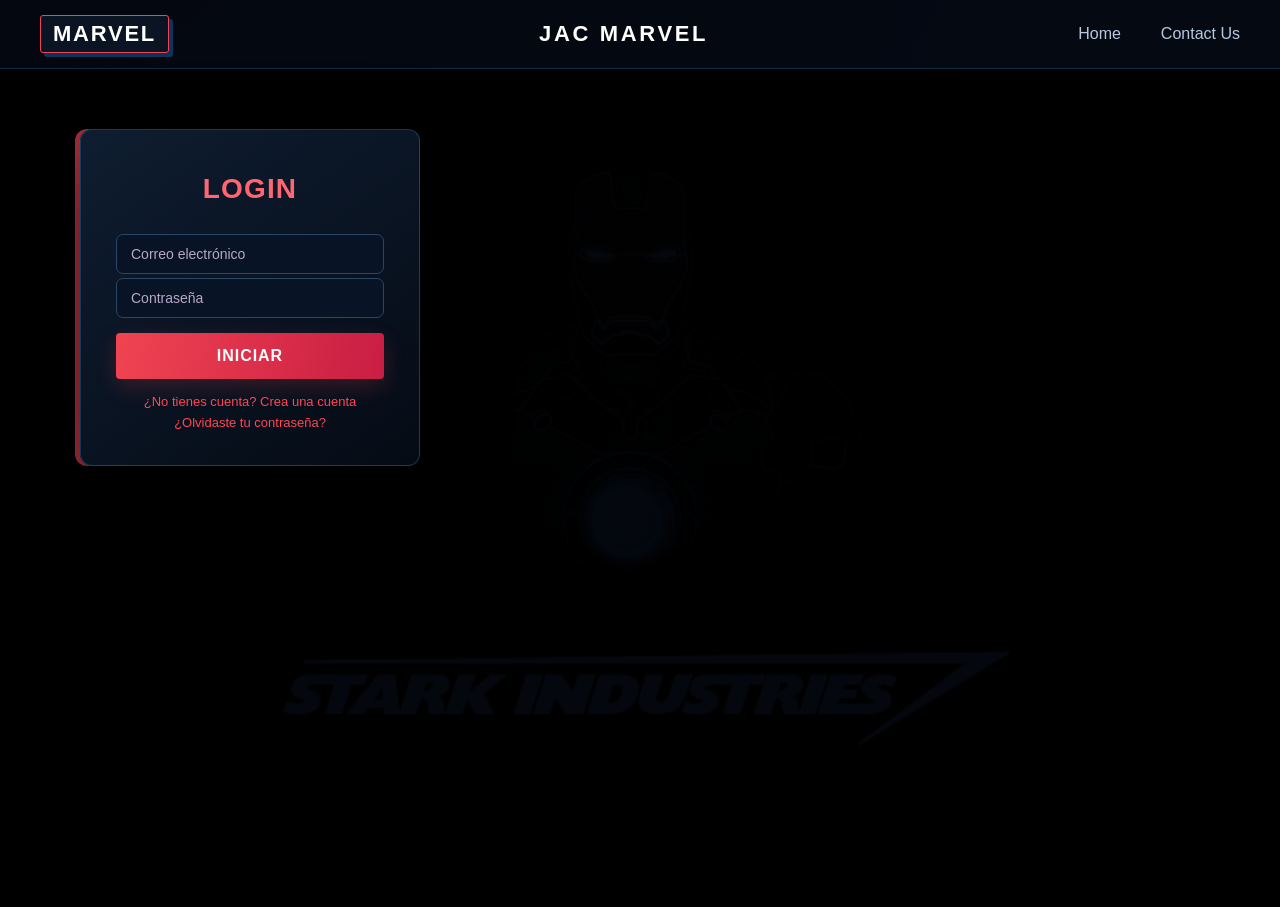
<file: index.html>
<!DOCTYPE html>
<html lang="es">
<head>
  <meta charset="UTF-8">
  <meta name="viewport" content="width=device-width, initial-scale=1">
  <title>Marvel Login</title>
  <link rel="stylesheet" href="css/estilos.css">
</head>
<body>

  <div class="barra-auth">
    <a class="logo" href="home.html">MARVEL</a>
    <div class="titulo-centro">JAC MARVEL</div>
    <div class="enlaces"><a href="home.html">Home</a><a href="#">Contact Us</a></div>
  </div>

  <div class="pantalla-login" style="background-image: linear-gradient(rgba(0,0,0,0.55), rgba(0,0,0,0.55)), url('img/fondo_login.jpg');">
    <form class="caja-auth" id="formLogin">
      <h2>Login</h2>
      <input type="email" id="correo" placeholder="Correo electrónico" required>
      <input type="password" id="clave" placeholder="Contraseña" required>
      <button class="boton-rojo" type="submit">Iniciar</button>
      <div class="enlaces-caja">
        <a href="registro.html">¿No tienes cuenta? Crea una cuenta</a>
        <a href="recuperar.html">¿Olvidaste tu contraseña?</a>
      </div>
    </form>
  </div>

  <script src="js/comun.js"></script>
  <script>
    // Lleva a cada tipo de usuario a su página
    function irSegunRol(rol) {
      if (rol === "admin" || rol === "admin-content" || rol === "admin-sales") {
        location.href = "admin.html";
      } else {
        location.href = "inicio.html";
      }
    }

    function iniciarSesion(correo, clave) {
      // 1. Primero buscamos entre los administradores
      for (let i = 0; i < administradores.length; i++) {
        const admin = administradores[i];
        if (admin.correo === correo) {
          if (admin.clave !== clave) {
            alert("Contraseña incorrecta");
            return;
          }
          guardar("sesion", { rol: admin.rol, usuario: { nombre: correo.split("@")[0], correo: correo } });
          irSegunRol(admin.rol);
          return;
        }
      }

      // 2. Si no es administrador, buscamos entre los usuarios registrados
      const usuario = leer("usuarios", {})[correo];
      if (!usuario) {
        alert("Usuario no encontrado");
        return;
      }
      if (usuario.clave !== clave) {
        alert("Contraseña incorrecta");
        return;
      }
      guardar("sesion", { rol: "user", usuario: usuario });
      irSegunRol("user");
    }

    document.getElementById("formLogin").addEventListener("submit", function (evento) {
      evento.preventDefault(); // evita que la página se recargue
      iniciarSesion(document.getElementById("correo").value.trim(), document.getElementById("clave").value);
    });
  </script>
</body>
</html>
</file>
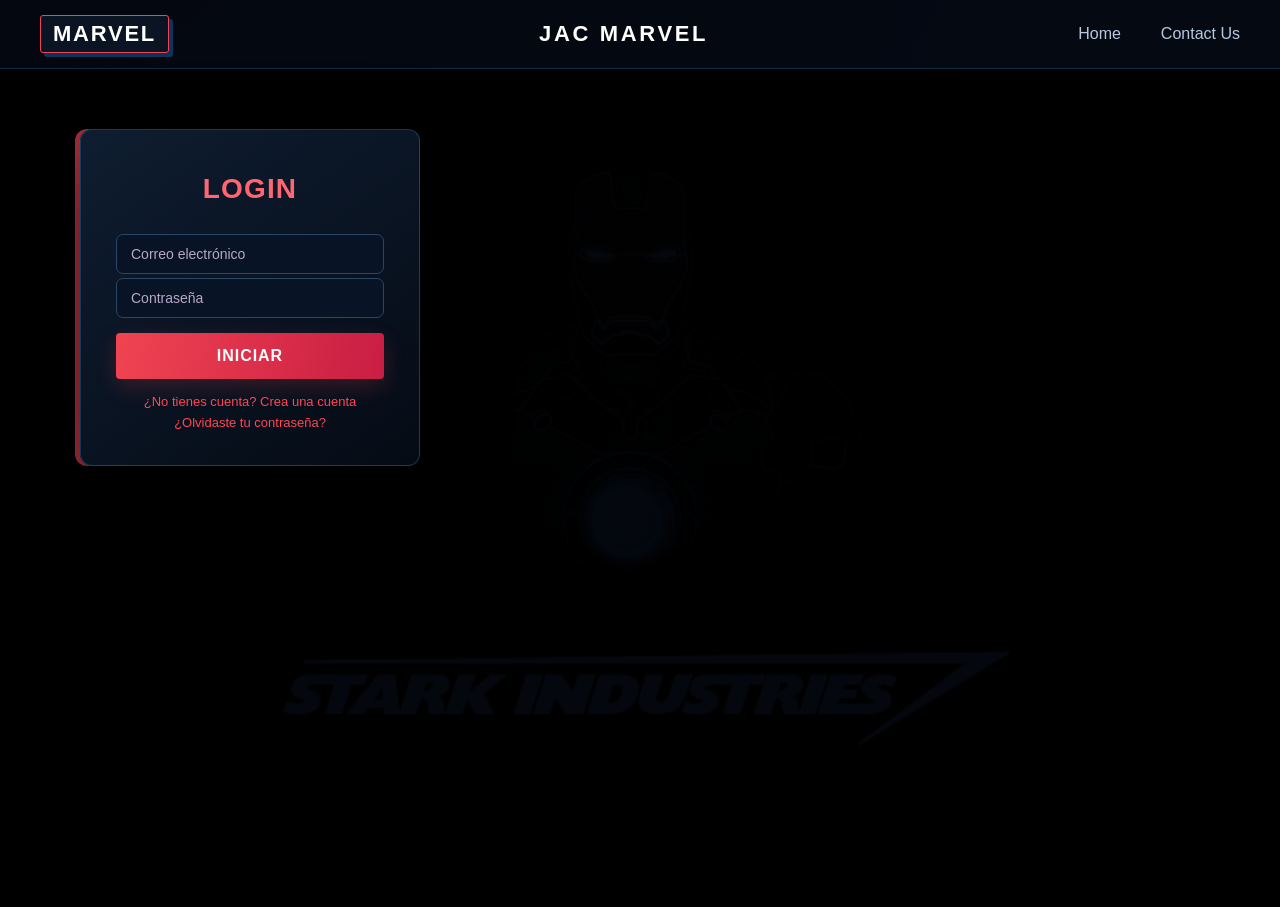
<file: admin.html>
<!DOCTYPE html>
<html lang="es">
<head>
  <meta charset="UTF-8">
  <meta name="viewport" content="width=device-width, initial-scale=1">
  <title>Administración - Marvel</title>
  <link rel="stylesheet" href="css/estilos.css">
</head>
<body>
  <div id="menu"></div>

  <div class="contenido">
    <h1>Panel de administración <small class="gris" id="tipoAdmin"></small></h1>

    <!-- SECCIÓN 1: usuarios y contenido (admin y admin-content) -->
    <div id="seccionContenido">
      <h2>Usuarios</h2>
      <form class="tarjeta fila" id="formUsuario">
        <input type="text" id="nuevoNombre" placeholder="Nombre" required style="flex: 1;">
        <input type="email" id="nuevoCorreo" placeholder="Correo" required style="flex: 1;">
        <input type="text" id="nuevaClave" placeholder="Contraseña" required style="flex: 1;">
        <button class="boton-rojo" type="submit">Crear usuario</button>
      </form>
      <div id="tablaUsuarios"></div>

      <h2>Contenido</h2>
      <label>Tipo de contenido
        <select id="tipoContenido" onchange="dibujarContenido()">
          <option value="ucm">Cronología UCM</option>
          <option value="personajes">Personajes</option>
          <option value="juegos">Juegos</option>
          <option value="tienda">Tienda</option>
        </select>
      </label>
      <form class="tarjeta fila" id="formContenido">
        <input type="text" id="textoContenido" placeholder="Nuevo elemento" required style="flex: 1;">
        <button class="boton-rojo" type="submit">Agregar</button>
      </form>
      <div id="listaContenido"></div>

      <h2>Orden del catálogo</h2>
      <div class="fila">
        <select id="catalogo" style="width: 220px;">
          <option>Popular</option>
          <option>Recientes</option>
          <option>Recomendados</option>
        </select>
        <button class="boton-rojo" onclick="guardarCatalogo()">Guardar</button>
      </div>
    </div>

    <!-- SECCIÓN 2: ventas y suscripciones (admin y admin-sales) -->
    <div id="seccionVentas">
      <h2>Ventas</h2>
      <div class="estadisticas" id="estadisticas"></div>
      <div class="tabla-scroll" id="tablaVentas"></div>

      <h2>Suscripciones</h2>
      <div class="tabla-scroll" id="tablaSuscripciones"></div>
    </div>
  </div>

  <!-- Ventana emergente: detalle de una venta -->
  <div class="fondo-modal oculto" id="modalVenta" onclick="cerrarVenta()">
    <div class="ventana" onclick="event.stopPropagation()">
      <div id="detalleVenta"></div>
      <br>
      <button onclick="cerrarVenta()">Cerrar</button>
    </div>
  </div>

  <script src="js/comun.js"></script>
  <script>
    const sesion = exigirSesion();
    cargarMenu("admin.html");

    // Solo entran los administradores
    if (sesion.rol === "user") {
      alert("Acceso denegado");
      location.href = "inicio.html";
    }
    document.getElementById("tipoAdmin").textContent = "(" + sesion.rol + ")";

    // Según el rol mostramos u ocultamos cada sección
    if (sesion.rol === "admin-sales") {
      document.getElementById("seccionContenido").style.display = "none";
    }
    if (sesion.rol === "admin-content") {
      document.getElementById("seccionVentas").style.display = "none";
    }

    const estadosVenta = ["pendiente", "completada", "cancelada"];
    const estadosSuscripcion = ["activa", "cancelada", "vencida"];

    // Pone la primera letra en mayúscula (pendiente -> Pendiente)
    function mayuscula(texto) {
      return texto.charAt(0).toUpperCase() + texto.slice(1);
    }

    // Crea un <select> con los estados posibles. Al cambiarlo llama a "funcion"
    function crearSelectorEstado(opciones, estadoActual, funcion, id) {
      let html = '<select onchange="' + funcion + "('" + id + "', this.value)\">";
      for (let i = 0; i < opciones.length; i++) {
        let seleccionada = "";
        if (opciones[i] === estadoActual) {
          seleccionada = "selected";
        }
        html += '<option value="' + opciones[i] + '" ' + seleccionada + ">" + mayuscula(opciones[i]) + "</option>";
      }
      return html + "</select>";
    }

    // =============== USUARIOS ===============
    function dibujarUsuarios() {
      const usuarios = leer("usuarios", {});
      const correos = Object.keys(usuarios);
      if (correos.length === 0) {
        document.getElementById("tablaUsuarios").innerHTML = '<p class="gris">No hay usuarios registrados.</p>';
        return;
      }
      let html = "<table><tr><th>Nombre</th><th>Correo</th><th></th></tr>";
      for (let i = 0; i < correos.length; i++) {
        const u = usuarios[correos[i]];
        html += "<tr>";
        html += "<td>" + escapar(u.nombre) + "</td>";
        html += "<td>" + escapar(u.correo) + "</td>";
        html += '<td><button onclick="eliminarUsuario(' + i + ')">Eliminar</button></td>';
        html += "</tr>";
      }
      document.getElementById("tablaUsuarios").innerHTML = html + "</table>";
    }

    document.getElementById("formUsuario").addEventListener("submit", function (evento) {
      evento.preventDefault();
      const nombre = document.getElementById("nuevoNombre").value.trim();
      const correo = document.getElementById("nuevoCorreo").value.trim();
      const clave = document.getElementById("nuevaClave").value;
      const usuarios = leer("usuarios", {});

      if (usuarios[correo]) {
        alert("Ese correo ya existe");
        return;
      }
      usuarios[correo] = { nombre: nombre, correo: correo, clave: clave };
      guardar("usuarios", usuarios);
      document.getElementById("formUsuario").reset();
      dibujarUsuarios();
    });

    function eliminarUsuario(posicion) {
      const usuarios = leer("usuarios", {});
      const correo = Object.keys(usuarios)[posicion];
      if (confirm("¿Eliminar al usuario " + correo + "?")) {
        delete usuarios[correo];
        guardar("usuarios", usuarios);
        dibujarUsuarios();
      }
    }

    // =============== CONTENIDO ===============
    // Cada tipo de contenido se guarda en su propia lista: contenido_ucm, contenido_juegos...
    function claveContenido() {
      return "contenido_" + document.getElementById("tipoContenido").value;
    }

    function dibujarContenido() {
      const lista = leer(claveContenido(), []);
      let html = "";
      for (let i = 0; i < lista.length; i++) {
        html += '<div class="tarjeta">' + escapar(lista[i]);
        html += ' <button style="float: right;" onclick="eliminarContenido(' + i + ')">Eliminar</button></div>';
      }
      if (html === "") {
        html = '<p class="gris">Sin elementos.</p>';
      }
      document.getElementById("listaContenido").innerHTML = html;
    }

    document.getElementById("formContenido").addEventListener("submit", function (evento) {
      evento.preventDefault();
      const lista = leer(claveContenido(), []);
      lista.push(document.getElementById("textoContenido").value.trim());
      guardar(claveContenido(), lista);
      document.getElementById("formContenido").reset();
      dibujarContenido();
    });

    function eliminarContenido(posicion) {
      const lista = leer(claveContenido(), []);
      lista.splice(posicion, 1);
      guardar(claveContenido(), lista);
      dibujarContenido();
    }

    function guardarCatalogo() {
      guardar("catalogo", document.getElementById("catalogo").value);
      alert("Catálogo guardado");
    }

    // =============== VENTAS ===============
    function dibujarEstadisticas() {
      const ventas = leer("ventas", []);
      const suscripciones = leer("suscripciones", []);
      let ingresos = 0;
      let pendientes = 0;
      let activas = 0;
      for (let i = 0; i < ventas.length; i++) {
        if (ventas[i].estado === "completada") {
          ingresos += ventas[i].total;
        }
        if (ventas[i].estado === "pendiente") {
          pendientes++;
        }
      }
      for (let i = 0; i < suscripciones.length; i++) {
        if (suscripciones[i].estado === "activa") {
          activas++;
        }
      }
      document.getElementById("estadisticas").innerHTML =
        '<div class="tarjeta"><b>' + dinero(ingresos) + '</b>Ingresos (completadas)</div>' +
        '<div class="tarjeta"><b>' + ventas.length + '</b>Ventas</div>' +
        '<div class="tarjeta"><b>' + pendientes + '</b>Pendientes</div>' +
        '<div class="tarjeta"><b>' + activas + '</b>Suscripciones activas</div>';
    }

    function dibujarVentas() {
      const ventas = leer("ventas", []);
      let html = "<table><tr><th>ID</th><th>Cliente</th><th>Total</th><th>Fecha</th><th>Estado</th><th></th></tr>";
      for (let i = 0; i < ventas.length; i++) {
        const v = ventas[i];
        html += "<tr>";
        html += "<td>" + v.id + "</td>";
        html += "<td>" + escapar(v.cliente) + "<br><small class='gris'>" + escapar(v.correo) + "</small></td>";
        html += "<td>" + dinero(v.total) + "</td>";
        html += "<td>" + v.fecha + "</td>";
        html += "<td>" + crearSelectorEstado(estadosVenta, v.estado, "cambiarEstadoVenta", v.id) + "</td>";
        html += '<td><button onclick="verVenta(\'' + v.id + '\')">Detalle</button> ';
        html += '<button onclick="eliminarVenta(\'' + v.id + '\')">Eliminar</button></td>';
        html += "</tr>";
      }
      document.getElementById("tablaVentas").innerHTML = html + "</table>";
    }

    function cambiarEstadoVenta(id, estadoNuevo) {
      const ventas = leer("ventas", []);
      for (let i = 0; i < ventas.length; i++) {
        if (ventas[i].id === id) {
          ventas[i].estado = estadoNuevo;
        }
      }
      guardar("ventas", ventas);
      dibujarTodoVentas();
    }

    function eliminarVenta(id) {
      if (!confirm("¿Eliminar esta venta?")) {
        return;
      }
      const ventas = leer("ventas", []).filter(function (v) { return v.id !== id; });
      guardar("ventas", ventas);
      dibujarTodoVentas();
    }

    function verVenta(id) {
      const venta = buscarPorId(leer("ventas", []), id);
      let html = "<h2>Venta " + venta.id + "</h2>";
      html += "<p>" + escapar(venta.cliente) + " · " + escapar(venta.correo) + "<br>" + venta.fecha + " · " + mayuscula(venta.estado) + "</p>";
      for (let i = 0; i < venta.productos.length; i++) {
        const p = venta.productos[i];
        html += "<p>" + p.nombre + " ×" + p.cantidad + " — " + dinero(p.precio * p.cantidad) + "</p>";
      }
      html += "<b>Total: " + dinero(venta.total) + "</b>";
      document.getElementById("detalleVenta").innerHTML = html;
      document.getElementById("modalVenta").classList.remove("oculto");
    }

    function cerrarVenta() {
      document.getElementById("modalVenta").classList.add("oculto");
    }

    // =============== SUSCRIPCIONES ===============
    function dibujarSuscripciones() {
      const suscripciones = leer("suscripciones", []);
      let html = "<table><tr><th>ID</th><th>Usuario</th><th>Plan</th><th>Precio</th><th>Inicio</th><th>Estado</th><th></th></tr>";
      for (let i = 0; i < suscripciones.length; i++) {
        const s = suscripciones[i];
        html += "<tr>";
        html += "<td>" + s.id + "</td>";
        html += "<td>" + escapar(s.usuario) + "<br><small class='gris'>" + escapar(s.correo) + "</small></td>";
        html += "<td>" + s.plan + "</td>";
        html += "<td>" + dinero(s.precio) + "</td>";
        html += "<td>" + s.inicio + "</td>";
        html += "<td>" + crearSelectorEstado(estadosSuscripcion, s.estado, "cambiarEstadoSuscripcion", s.id) + "</td>";
        html += '<td><button onclick="eliminarSuscripcion(\'' + s.id + '\')">Eliminar</button></td>';
        html += "</tr>";
      }
      document.getElementById("tablaSuscripciones").innerHTML = html + "</table>";
    }

    function cambiarEstadoSuscripcion(id, estadoNuevo) {
      const suscripciones = leer("suscripciones", []);
      for (let i = 0; i < suscripciones.length; i++) {
        if (suscripciones[i].id === id) {
          suscripciones[i].estado = estadoNuevo;
        }
      }
      guardar("suscripciones", suscripciones);
      dibujarTodoVentas();
    }

    function eliminarSuscripcion(id) {
      if (!confirm("¿Eliminar esta suscripción?")) {
        return;
      }
      const suscripciones = leer("suscripciones", []).filter(function (s) { return s.id !== id; });
      guardar("suscripciones", suscripciones);
      dibujarTodoVentas();
    }

    // Vuelve a dibujar las tres partes de la sección de ventas
    function dibujarTodoVentas() {
      dibujarEstadisticas();
      dibujarVentas();
      dibujarSuscripciones();
    }

    // =============== AL ABRIR LA PÁGINA ===============
    document.getElementById("catalogo").value = leer("catalogo", "Popular");
    dibujarUsuarios();
    dibujarContenido();
    dibujarTodoVentas();
  </script>
</body>
</html>
</file>
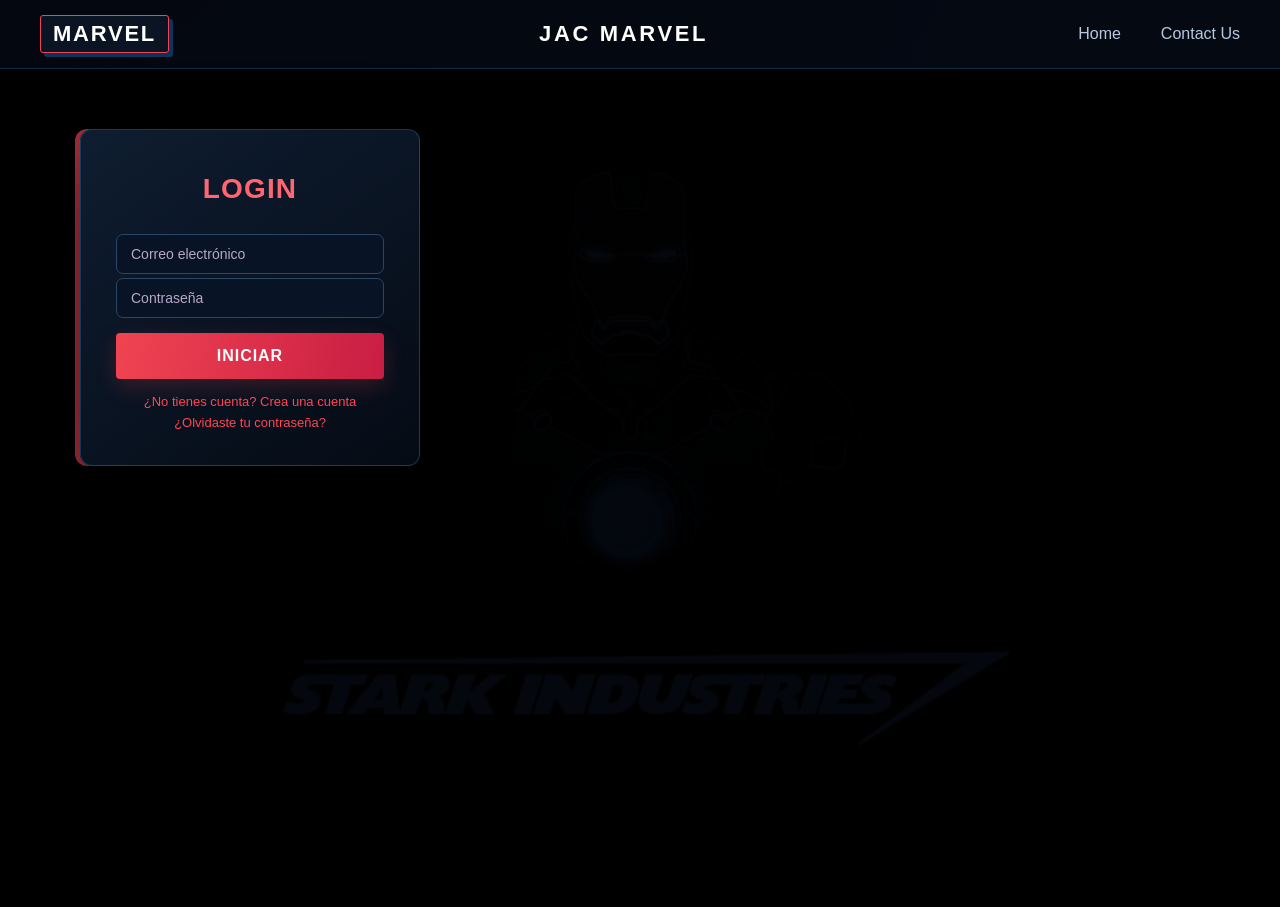
<file: carrito.html>
<!DOCTYPE html>
<html lang="es">
<head>
  <meta charset="UTF-8">
  <meta name="viewport" content="width=device-width, initial-scale=1">
  <title>Carrito - Marvel</title>
  <link rel="stylesheet" href="css/estilos.css">
</head>
<body>
  <div id="menu"></div>

  <div class="contenido">
    <h1>Carrito</h1>
    <p class="gris" id="carritoVacio" style="display:none;">Tu carrito está vacío. <a href="tienda.html"><u>Ir a la tienda</u></a></p>

    <div class="fila" id="zonaCarrito">
      <div style="flex: 2; min-width: 280px;">
        <div id="listaCarrito"></div>
        <button onclick="vaciarCarrito()">Vaciar carrito</button>
      </div>
      <div class="tarjeta" style="flex: 1; min-width: 240px;">
        <h3>Resumen</h3>
        <p>Total: <span class="precio" id="total"></span></p>
        <button class="boton-rojo" style="width: 100%;" onclick="abrirPago()">Continuar con el pago</button>
      </div>
    </div>
  </div>

  <!-- Ventana emergente del pago -->
  <div class="fondo-modal oculto" id="modalPago">
    <form class="ventana" id="formPago">
      <h2>Método de pago</h2>
      <label>Número de tarjeta <input type="text" id="numero" inputmode="numeric" maxlength="19" required></label>
      <label>Vencimiento (MM/AA) <input type="text" id="vencimiento" placeholder="MM/AA" maxlength="5" required></label>
      <label>Titular <input type="text" id="titular" required></label>
      <label>Emisor
        <select id="emisor">
          <option>Visa</option>
          <option>Mastercard</option>
          <option>American Express</option>
        </select>
      </label>
      <label>CVV <input type="password" id="cvv" inputmode="numeric" maxlength="4" required></label>
      <button class="boton-rojo" type="submit">Confirmar pago</button>
      <button type="button" onclick="cerrarPago()">Cancelar</button>
    </form>
  </div>

  <script src="js/datos.js"></script>
  <script src="js/comun.js"></script>
  <script>
    exigirSesion();

    // Dibuja los productos del carrito y calcula el total
    function dibujarCarrito() {
      cargarMenu("carrito.html");
      const carrito = leer("carrito", []);

      if (carrito.length === 0) {
        document.getElementById("zonaCarrito").style.display = "none";
        document.getElementById("carritoVacio").style.display = "block";
        return;
      }

      let html = "";
      let total = 0;
      for (let i = 0; i < carrito.length; i++) {
        const producto = buscarPorId(productos, carrito[i].id);
        const cantidad = carrito[i].cantidad;
        const subtotal = producto.precio * cantidad;
        total += subtotal;

        // El botón "+" se apaga cuando ya llegamos al stock
        let apagarMas = "";
        if (cantidad >= stockDisponible(producto)) {
          apagarMas = "disabled";
        }

        html += '<div class="tarjeta producto-carrito">';
        html += '  <img src="' + producto.imagen + '" alt="">';
        html += '  <div style="flex: 1;">';
        html += '    <h4>' + producto.nombre + '</h4>';
        html += '    <p>' + dinero(producto.precio) + '</p>';
        html += '    <button onclick="restar(' + producto.id + ')">−</button> ';
        html += '    <b>' + cantidad + '</b> ';
        html += '    <button onclick="sumar(' + producto.id + ')" ' + apagarMas + '>+</button> ';
        html += '    <button onclick="quitar(' + producto.id + ')">Eliminar</button>';
        html += '  </div>';
        html += '  <b>' + dinero(subtotal) + '</b>';
        html += '</div>';
      }
      document.getElementById("listaCarrito").innerHTML = html;
      document.getElementById("total").textContent = dinero(total);
    }

    function sumar(id) {
      const carrito = leer("carrito", []);
      const producto = buscarPorId(productos, id);
      for (let i = 0; i < carrito.length; i++) {
        if (carrito[i].id === id && carrito[i].cantidad < stockDisponible(producto)) {
          carrito[i].cantidad++;
        }
      }
      guardar("carrito", carrito);
      dibujarCarrito();
    }

    function restar(id) {
      let carrito = leer("carrito", []);
      for (let i = 0; i < carrito.length; i++) {
        if (carrito[i].id === id) {
          carrito[i].cantidad--;
        }
      }
      // Quitamos los productos que quedaron en 0
      carrito = carrito.filter(function (item) { return item.cantidad > 0; });
      guardar("carrito", carrito);
      dibujarCarrito();
    }

    function quitar(id) {
      let carrito = leer("carrito", []);
      carrito = carrito.filter(function (item) { return item.id !== id; });
      guardar("carrito", carrito);
      dibujarCarrito();
    }

    function vaciarCarrito() {
      if (confirm("¿Vaciar el carrito?")) {
        guardar("carrito", []);
        dibujarCarrito();
      }
    }

    function abrirPago() {
      document.getElementById("modalPago").classList.remove("oculto");
    }

    function cerrarPago() {
      document.getElementById("modalPago").classList.add("oculto");
    }

    // Cuando el usuario confirma el pago
    document.getElementById("formPago").addEventListener("submit", function (evento) {
      evento.preventDefault();
      const numero = document.getElementById("numero").value;
      const vencimiento = document.getElementById("vencimiento").value;
      const cvv = document.getElementById("cvv").value;

      if (!tarjetaValida(numero, vencimiento, cvv)) {
        return;
      }

      const carrito = leer("carrito", []);
      const vendidos = leer("vendidos", {});
      const sesion = obtenerSesion();
      const lineas = [];
      let total = 0;

      // Recorremos el carrito: sumamos lo vendido (baja el stock) y armamos el detalle de la venta
      for (let i = 0; i < carrito.length; i++) {
        const producto = buscarPorId(productos, carrito[i].id);
        const cantidad = carrito[i].cantidad;
        vendidos[producto.id] = (vendidos[producto.id] || 0) + cantidad;
        lineas.push({ nombre: producto.nombre, cantidad: cantidad, precio: producto.precio });
        total += producto.precio * cantidad;
      }

      // Guardamos la venta (OJO: nunca se guarda el número de la tarjeta)
      const ventas = leer("ventas", []);
      ventas.push({
        id: "V" + Date.now(),
        cliente: sesion.usuario.nombre || sesion.usuario.correo,
        correo: sesion.usuario.correo,
        productos: lineas,
        total: Number(total.toFixed(2)),
        fecha: fechaHoy(),
        estado: "pendiente"
      });
      guardar("ventas", ventas);
      guardar("vendidos", vendidos);
      guardar("carrito", []);

      alert("¡Compra realizada! Tu pedido llegará en 5 a 7 días hábiles.");
      location.href = "inicio.html";
    });

    dibujarCarrito();
  </script>
</body>
</html>
</file>
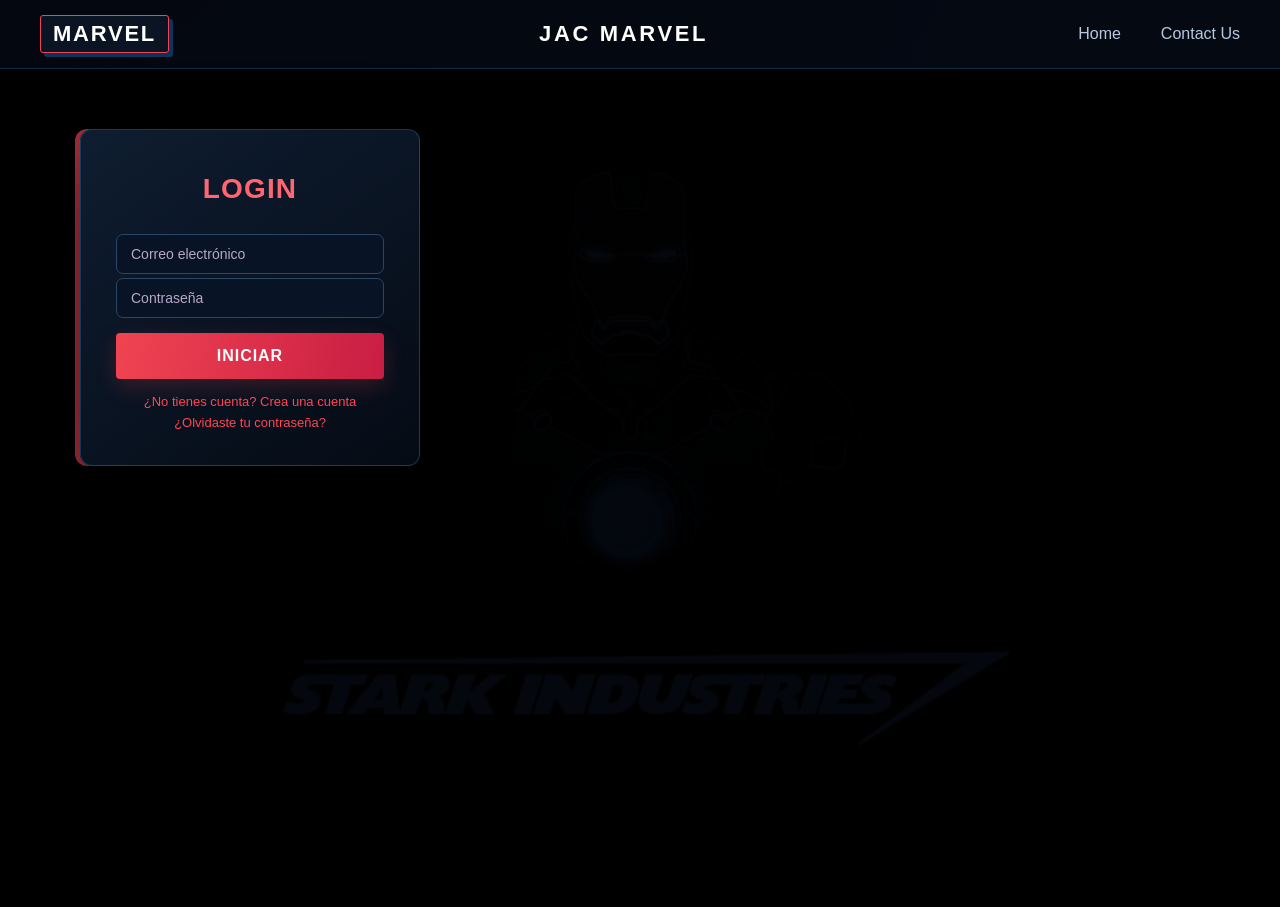
<file: comic.html>
<!DOCTYPE html>
<html lang="es">
<head>
  <meta charset="UTF-8">
  <meta name="viewport" content="width=device-width, initial-scale=1">
  <title>Información del Cómic</title>
  <link rel="stylesheet" href="css/estilos.css">
</head>
<body style="background:#111;">
  <div id="menu"></div>

  <div class="detalle" id="detalleComic">
    <div><img class="portada" id="portada" src="" alt=""></div>
    <div class="info">
      <h1 id="titulo"></h1>
      <h3>Año</h3>
      <p id="anio"></p>
      <h3>Autor</h3>
      <p id="autor"></p>
      <h3>Descripción</h3>
      <p id="sinopsis"></p>
      <h3>Personajes principales</h3>
      <p id="personajesComic"></p>
      <p><a class="boton-rojo" href="inicio.html">Volver</a></p>
    </div>
  </div>

  <p class="detalle" id="noEncontrado" style="display:none;">Cómic no encontrado. <a href="inicio.html"><u>Volver</u></a></p>

  <script src="js/datos.js"></script>
  <script src="js/comun.js"></script>
  <script>
    exigirSesion();
    cargarMenu("inicio.html");

    // Buscamos el cómic con el id que viene en la dirección (comic.html?id=2)
    const comic = buscarPorId(comics, leerIdDeLaUrl());

    if (comic === null) {
      document.getElementById("detalleComic").style.display = "none";
      document.getElementById("noEncontrado").style.display = "block";
    } else {
      document.title = comic.titulo;
      document.getElementById("portada").src = comic.imagen;
      document.getElementById("titulo").textContent = comic.titulo;
      document.getElementById("titulo").style.color = comic.colorTitulo;
      document.getElementById("anio").textContent = comic.anio;
      document.getElementById("autor").textContent = comic.autor;
      document.getElementById("sinopsis").textContent = comic.sinopsis;
      document.getElementById("personajesComic").textContent = comic.personajes;
    }
  </script>
</body>
</html>
</file>
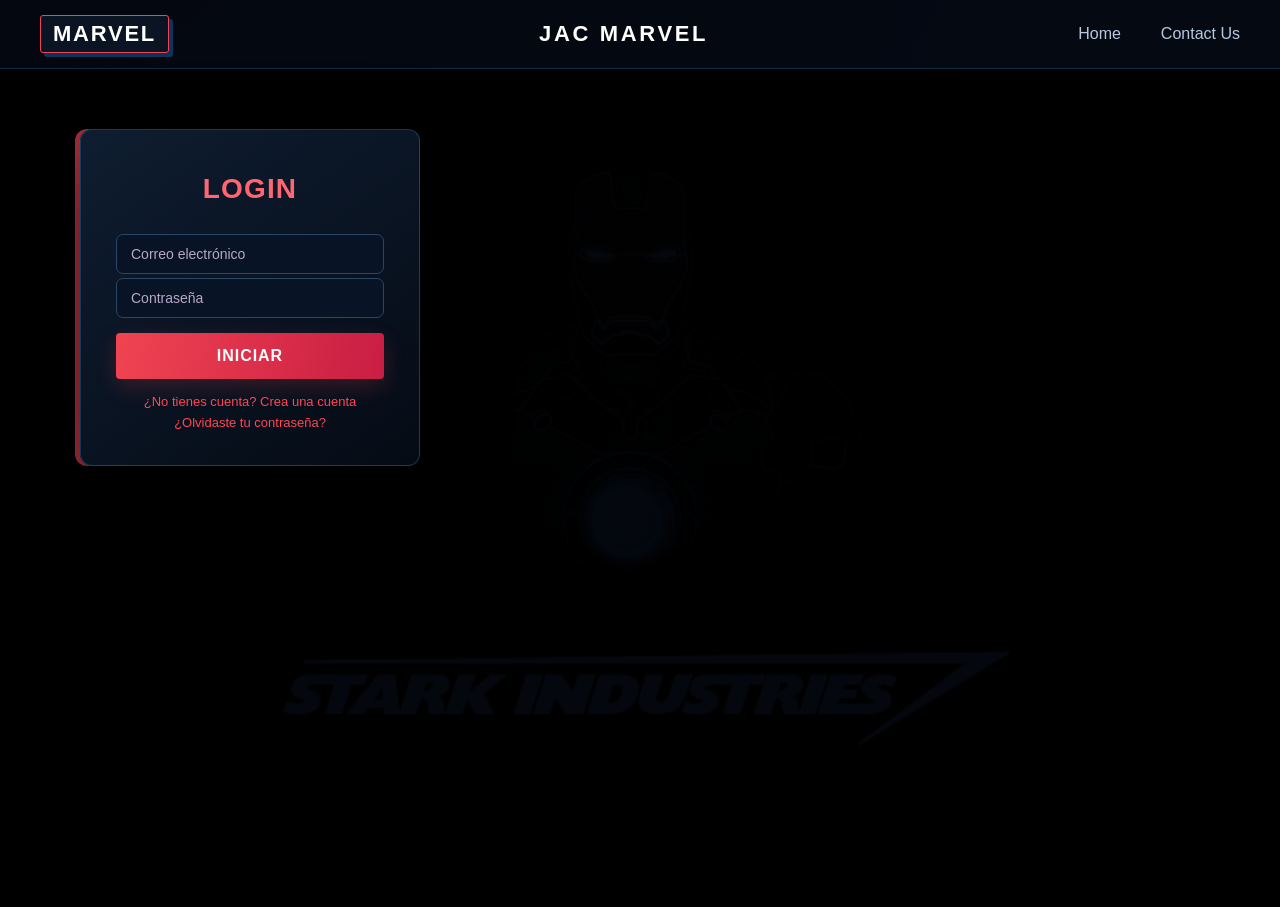
<file: cronologia.html>
<!DOCTYPE html>
<html lang="es">
<head>
  <meta charset="UTF-8">
  <meta name="viewport" content="width=device-width, initial-scale=1">
  <title>Cronología Marvel</title>
  <link rel="stylesheet" href="css/estilos.css">
</head>
<body style="background:#111;">
  <div id="menu"></div>

  <div class="titulo-pagina">
    <a class="boton-rojo" href="inicio.html">Regresar</a>
    <h1 style="font-size: 34px; margin-top: 30px;">Cronología del Universo Cinematográfico de Marvel</h1>
    <p style="color:#bbb;">Haz clic en un evento para ver más información</p>
  </div>

  <div class="linea" id="lineaTiempo"></div>

  <script src="js/datos.js"></script>
  <script src="js/comun.js"></script>
  <script>
    exigirSesion();
    cargarMenu("cronologia.html");

    // Los eventos con lado "left" van a la izquierda y los demás a la derecha
    let html = "";
    for (let i = 0; i < cronologia.length; i++) {
      const evento = cronologia[i];
      let lado = "derecha";
      if (evento.lado === "left") {
        lado = "izquierda";
      }
      html += '<div class="evento ' + lado + '">';
      html += '  <div class="evento-tarjeta" onclick="mostrar(this)">';
      html += '    <div class="texto">';
      html += '      <h2>' + evento.titulo + '</h2>';
      html += '      <p>' + evento.subtitulo + '</p>';
      html += '      <div class="detalle-evento">';
      html += '        <p><b>Año:</b> ' + evento.anio + '</p>';
      html += '        <p><b>Protagonistas:</b> ' + evento.protagonistas + '</p>';
      html += '        <p><b>' + evento.etiquetaConexion + ':</b> ' + evento.conexion + '</p>';
      html += '      </div>';
      html += '    </div>';
      html += '    <img src="' + evento.imagen + '" alt="">';
      html += '  </div>';
      html += '</div>';
    }
    document.getElementById("lineaTiempo").innerHTML = html;

    // Muestra u oculta el detalle del evento
    function mostrar(tarjeta) {
      const detalle = tarjeta.querySelector(".detalle-evento");
      if (detalle.style.display === "block") {
        detalle.style.display = "none";
      } else {
        detalle.style.display = "block";
      }
    }
  </script>
</body>
</html>
</file>
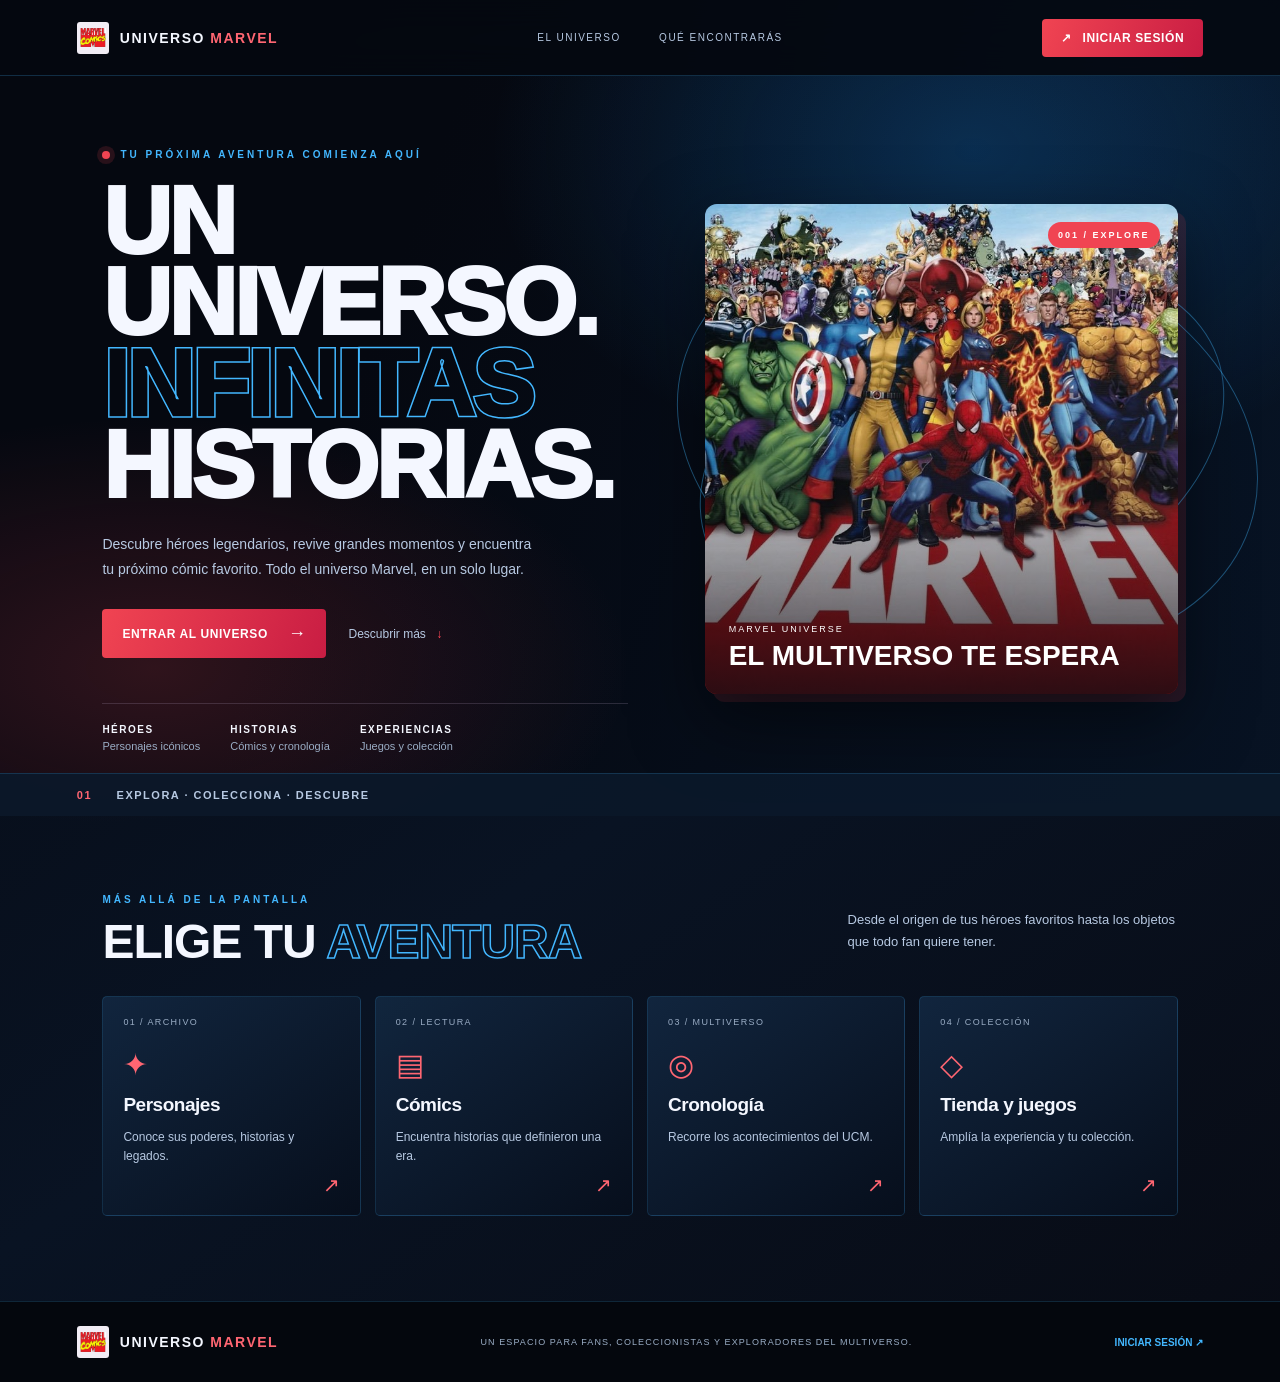
<file: home.html>
<!DOCTYPE html>
<html lang="es">
<head>
  <meta charset="UTF-8">
  <meta name="viewport" content="width=device-width, initial-scale=1">
  <meta name="description" content="Explora el Universo Marvel: personajes, cómics, cronología, videojuegos y tienda.">
  <title>Universo Marvel | Explora el multiverso</title>
  <link rel="stylesheet" href="css/estilos.css">
</head>
<body class="landing-marvel">
  <header class="landing-nav">
    <a class="landing-brand" href="home.html" aria-label="Universo Marvel, inicio">
      <img src="img/logo_marvel_comics.png" alt="">
      <span>UNIVERSO <b>MARVEL</b></span>
    </a>
    <nav class="landing-links" aria-label="Navegación principal">
      <a href="#universo">EL UNIVERSO</a>
      <a href="#explora">QUÉ ENCONTRARÁS</a>
    </nav>
    <a class="landing-login" href="index.html"><span aria-hidden="true">↗</span> Iniciar sesión</a>
  </header>

  <main>
    <section class="landing-hero">
      <div class="landing-hero-bg" aria-hidden="true"></div>
      <div class="landing-copy">
        <p class="eyebrow"><span></span> TU PRÓXIMA AVENTURA COMIENZA AQUÍ</p>
        <h1>UN UNIVERSO.<br><em>INFINITAS</em><br>HISTORIAS.</h1>
        <p class="landing-lead">Descubre héroes legendarios, revive grandes momentos y encuentra tu próximo cómic favorito. Todo el universo Marvel, en un solo lugar.</p>
        <div class="landing-actions">
          <a class="landing-cta" href="index.html">Entrar al universo <span aria-hidden="true">→</span></a>
          <a class="landing-secondary" href="#explora">Descubrir más <span aria-hidden="true">↓</span></a>
        </div>
        <div class="landing-stats" id="universo">
          <div><b>HÉROES</b><span>Personajes icónicos</span></div>
          <div><b>HISTORIAS</b><span>Cómics y cronología</span></div>
          <div><b>EXPERIENCIAS</b><span>Juegos y colección</span></div>
        </div>
      </div>
      <div class="landing-art" aria-label="Imagen del universo Marvel">
        <div class="art-orbit orbit-one"></div><div class="art-orbit orbit-two"></div>
        <img src="img/fondo_inicio.jpg" alt="Héroes del universo Marvel" onerror="this.style.display='none'">
        <div class="art-caption"><span>MARVEL UNIVERSE</span><b>EL MULTIVERSO TE ESPERA</b></div>
        <div class="art-index">001 / EXPLORE</div>
      </div>
      <div class="landing-bottom-label"><span>01</span> EXPLORA · COLECCIONA · DESCUBRE</div>
    </section>

    <section class="landing-discover" id="explora">
      <div class="section-heading"><div><p class="eyebrow">MÁS ALLÁ DE LA PANTALLA</p><h2>ELIGE TU <em>AVENTURA</em></h2></div><p>Desde el origen de tus héroes favoritos hasta los objetos que todo fan quiere tener.</p></div>
      <div class="landing-cards">
        <a class="landing-card" href="index.html"><span class="card-number">01 / ARCHIVO</span><span class="card-icon">✦</span><h3>Personajes</h3><p>Conoce sus poderes, historias y legados.</p><span class="card-arrow">↗</span></a>
        <a class="landing-card" href="index.html"><span class="card-number">02 / LECTURA</span><span class="card-icon">▤</span><h3>Cómics</h3><p>Encuentra historias que definieron una era.</p><span class="card-arrow">↗</span></a>
        <a class="landing-card" href="index.html"><span class="card-number">03 / MULTIVERSO</span><span class="card-icon">◎</span><h3>Cronología</h3><p>Recorre los acontecimientos del UCM.</p><span class="card-arrow">↗</span></a>
        <a class="landing-card" href="index.html"><span class="card-number">04 / COLECCIÓN</span><span class="card-icon">◇</span><h3>Tienda y juegos</h3><p>Amplía la experiencia y tu colección.</p><span class="card-arrow">↗</span></a>
      </div>
    </section>
  </main>
  <footer class="landing-footer"><a class="landing-brand" href="home.html"><img src="img/logo_marvel_comics.png" alt=""><span>UNIVERSO <b>MARVEL</b></span></a><span>UN ESPACIO PARA FANS, COLECCIONISTAS Y EXPLORADORES DEL MULTIVERSO.</span><a href="index.html">INICIAR SESIÓN ↗</a></footer>
</body>
</html>
</file>
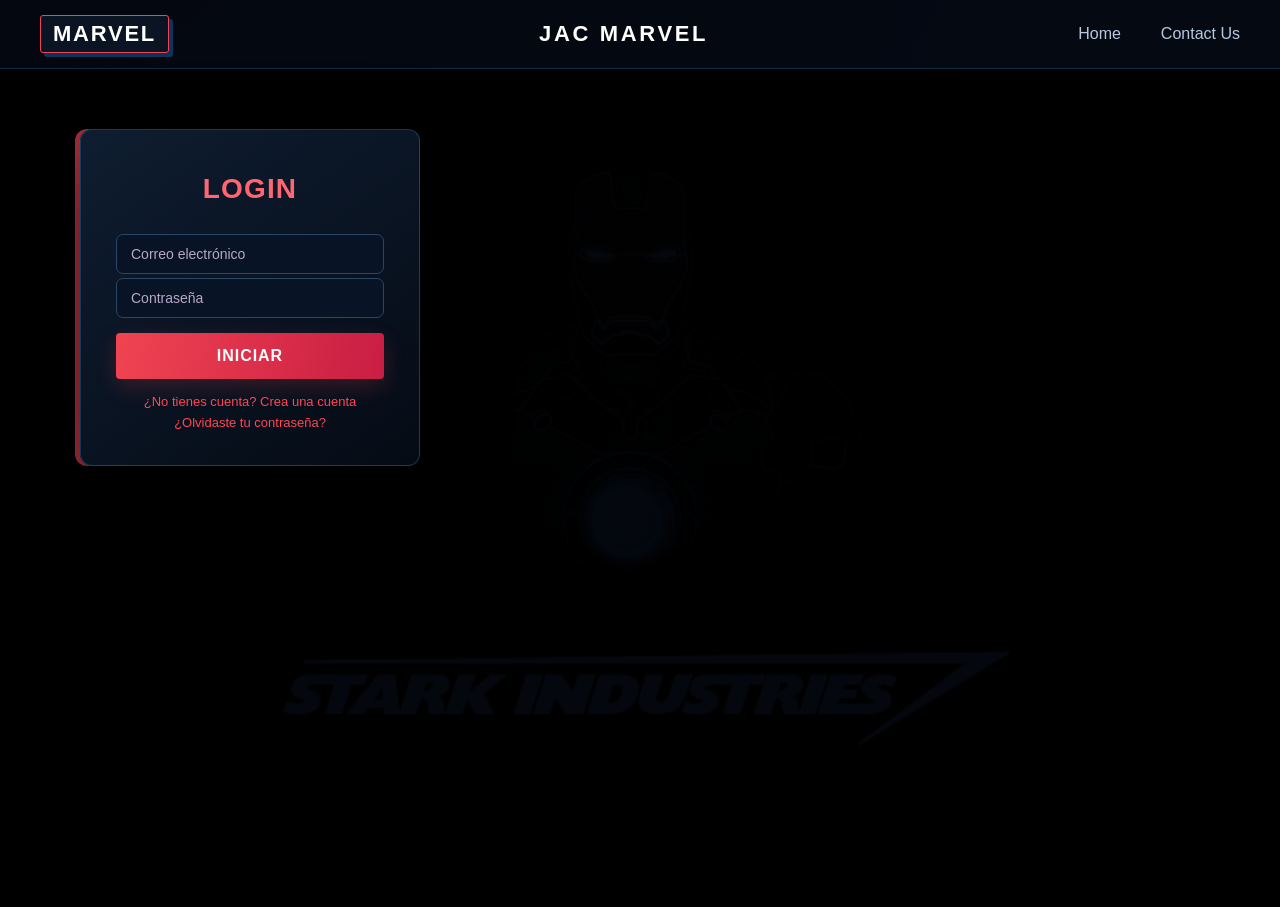
<file: inicio.html>
<!DOCTYPE html>
<html lang="es">
<head>
  <meta charset="UTF-8">
  <meta name="viewport" content="width=device-width, initial-scale=1">
  <title>Marvel Hub</title>
  <link rel="stylesheet" href="css/estilos.css">
</head>
<body>
  <div id="menu"></div>

  <!-- Banner -->
  <div class="banner">
    <img src="img/fondo_inicio.jpg" alt="Personajes de Marvel">
  </div>

  <!-- Marca -->
  <div class="marca">
    <img src="img/logo_marvel_comics.png" alt="Marvel Comics">
    <div>
      <h3>MARVEL COMICS</h3>
      <span class="saludo" id="saludo"></span>
    </div>
  </div>

  <!-- Cómics -->
  <div class="contenido">
    <h2>Cómics destacados</h2>
    <div class="comics-fila" id="listaComics"></div>
  </div>

  <!-- Accesos rápidos -->
  <div class="contenido">
    <h2>Explora el universo</h2>
    <div class="accesos">
      <a class="acceso" href="cronologia.html"><b>🎬</b>Cronología UCM</a>
      <a class="acceso" href="personajes.html"><b>🃏</b>Cartas de personajes</a>
      <a class="acceso" href="juegos.html"><b>🎮</b>Videojuegos</a>
      <a class="acceso" href="tienda.html"><b>🛒</b>Tienda</a>
    </div>
  </div>

  <script src="js/datos.js"></script>
  <script src="js/comun.js"></script>
  <script>
    const sesion = exigirSesion();
    cargarMenu("inicio.html");
    document.getElementById("saludo").textContent = "Bienvenido, " + (sesion.usuario.nombre || sesion.usuario.correo);

    // Dibujamos una tarjeta por cada cómic
    let html = "";
    for (let i = 0; i < comics.length; i++) {
      const comic = comics[i];
      html += '<div class="comic">';
      html += '  <a href="comic.html?id=' + comic.id + '"><img src="' + comic.imagen + '" alt=""></a>';
      html += '  <p>' + comic.titulo + '</p>';
      html += '</div>';
    }
    document.getElementById("listaComics").innerHTML = html;
  </script>
</body>
</html>
</file>
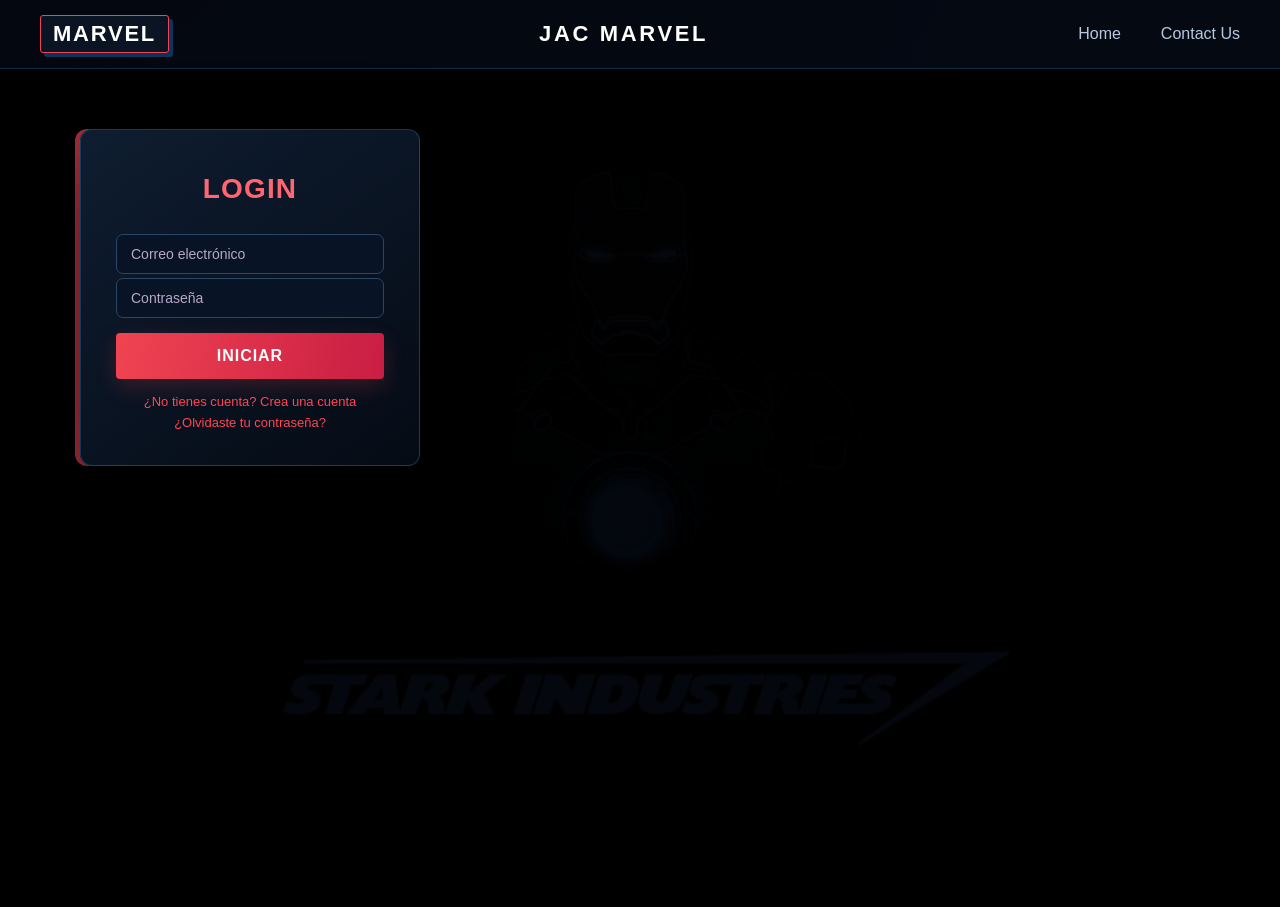
<file: juego.html>
<!DOCTYPE html>
<html lang="es">
<head>
  <meta charset="UTF-8">
  <meta name="viewport" content="width=device-width, initial-scale=1">
  <title>Juego - Marvel</title>
  <link rel="stylesheet" href="css/estilos.css">
</head>
<body style="background:#111;">
  <div id="menu"></div>

  <div id="detalleJuego">
    <div class="detalle">
      <div><img class="portada" id="poster" src="" alt=""></div>
      <div class="info">
        <h1 id="titulo"></h1>
        <p id="datosBasicos"></p>
        <p id="descripcionCompleta"></p>
        <p id="empresas"></p>
        <p id="plataformas"></p>
        <h3>Características</h3>
        <ul id="caracteristicas"></ul>
        <p><a class="boton-rojo" href="juegos.html">Volver a juegos</a></p>
      </div>
    </div>

    <div class="zona-video">
      <video id="video" controls playsinline preload="metadata"></video>
    </div>

    <div class="requisitos">
      <div class="tarjeta">
        <h3>Requisitos mínimos</h3>
        <div id="requisitosMinimos"></div>
      </div>
      <div class="tarjeta">
        <h3>Requisitos recomendados</h3>
        <div id="requisitosRecomendados"></div>
      </div>
    </div>
  </div>

  <p class="detalle" id="noEncontrado" style="display:none;">Juego no encontrado. <a href="juegos.html"><u>Volver</u></a></p>

  <script src="js/datos.js"></script>
  <script src="js/comun.js"></script>
  <script>
    exigirSesion();
    cargarMenu("juegos.html");

    // Escribe la lista de requisitos dentro de un <div>
    function dibujarRequisitos(idDiv, requisitos) {
      const html =
        "<p><b>Sistema:</b> " + requisitos.sistema + "</p>" +
        "<p><b>Procesador:</b> " + requisitos.procesador + "</p>" +
        "<p><b>Memoria:</b> " + requisitos.memoria + "</p>" +
        "<p><b>Gráficos:</b> " + requisitos.grafica + "</p>" +
        "<p><b>Almacenamiento:</b> " + requisitos.almacenamiento + "</p>";
      document.getElementById(idDiv).innerHTML = html;
    }

    const juego = buscarPorId(juegos, leerIdDeLaUrl());

    if (juego === null) {
      document.getElementById("detalleJuego").style.display = "none";
      document.getElementById("noEncontrado").style.display = "block";
    } else {
      document.title = juego.titulo;
      document.getElementById("poster").src = juego.poster;
      document.getElementById("titulo").textContent = juego.titulo;
      document.getElementById("datosBasicos").textContent =
        "⭐ " + juego.calificacion + "/5 · " + juego.fecha + " · " + juego.jugadores;
      document.getElementById("descripcionCompleta").textContent = juego.descripcionCompleta;
      document.getElementById("empresas").innerHTML =
        "<b>Desarrollador:</b> " + juego.desarrollador + " · <b>Distribuidor:</b> " + juego.distribuidor;
      document.getElementById("video").src = juego.video;

      // Plataformas (gris) y géneros (azul)
      let etiquetas = "";
      for (let i = 0; i < juego.plataformas.length; i++) {
        etiquetas += '<span class="etiqueta">' + juego.plataformas[i] + "</span>";
      }
      for (let i = 0; i < juego.generos.length; i++) {
        etiquetas += '<span class="etiqueta azul">' + juego.generos[i] + "</span>";
      }
      document.getElementById("plataformas").innerHTML = etiquetas;

      // Lista de características
      let lista = "";
      for (let i = 0; i < juego.caracteristicas.length; i++) {
        lista += "<li>" + juego.caracteristicas[i] + "</li>";
      }
      document.getElementById("caracteristicas").innerHTML = lista;

      dibujarRequisitos("requisitosMinimos", juego.requisitosMinimos);
      dibujarRequisitos("requisitosRecomendados", juego.requisitosRecomendados);
    }
  </script>
</body>
</html>
</file>
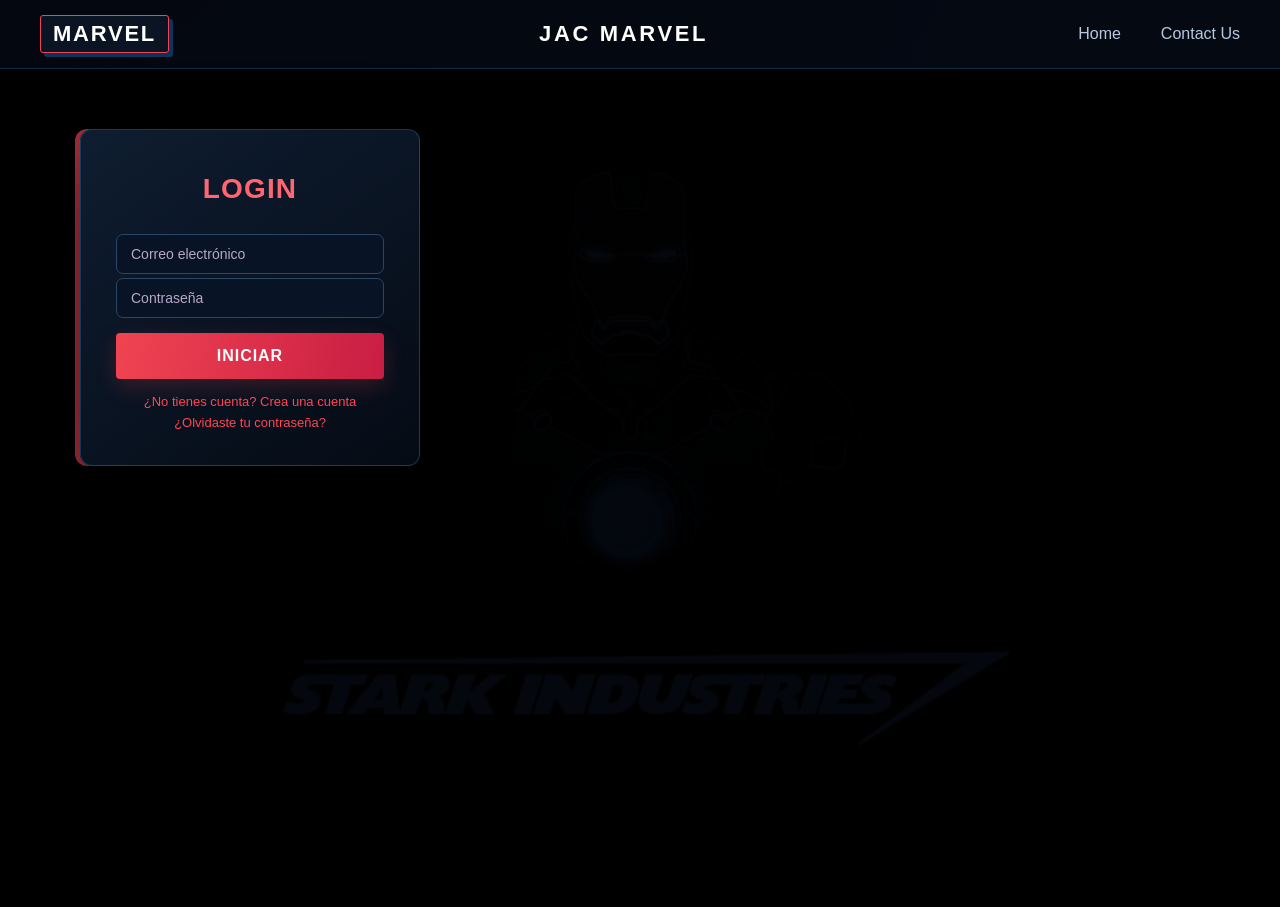
<file: juegos.html>
<!DOCTYPE html>
<html lang="es">
<head>
  <meta charset="UTF-8">
  <meta name="viewport" content="width=device-width, initial-scale=1">
  <title>Juegos Marvel</title>
  <link rel="stylesheet" href="css/estilos.css">
</head>
<body>
  <div id="menu"></div>

  <div class="banner-juegos" style="background-image: url('img/fondo_juegos.jpg');">
    Explora el Universo Marvel
  </div>

  <div class="lista-juegos" id="listaJuegos"></div>

  <script src="js/datos.js"></script>
  <script src="js/comun.js"></script>
  <script>
    exigirSesion();
    cargarMenu("juegos.html");

    // Una tarjeta por cada juego: póster, texto y video
    let html = "";
    for (let i = 0; i < juegos.length; i++) {
      const juego = juegos[i];
      html += '<div class="juego">';
      html += '  <div class="poster"><img src="' + juego.poster + '" alt=""></div>';
      html += '  <div class="texto">';
      html += '    <h2>' + juego.titulo + '</h2>';
      html += '    <p>' + juego.descripcion + '</p>';
      html += '    <a class="boton-rojo" href="juego.html?id=' + juego.id + '">Ver detalles</a>';
      html += '  </div>';
      html += '  <video controls autoplay muted loop playsinline preload="metadata">';
      html += '    <source src="' + juego.video + '" type="video/mp4">';
      html += '  </video>';
      html += '</div>';
    }
    document.getElementById("listaJuegos").innerHTML = html;
  </script>
</body>
</html>
</file>
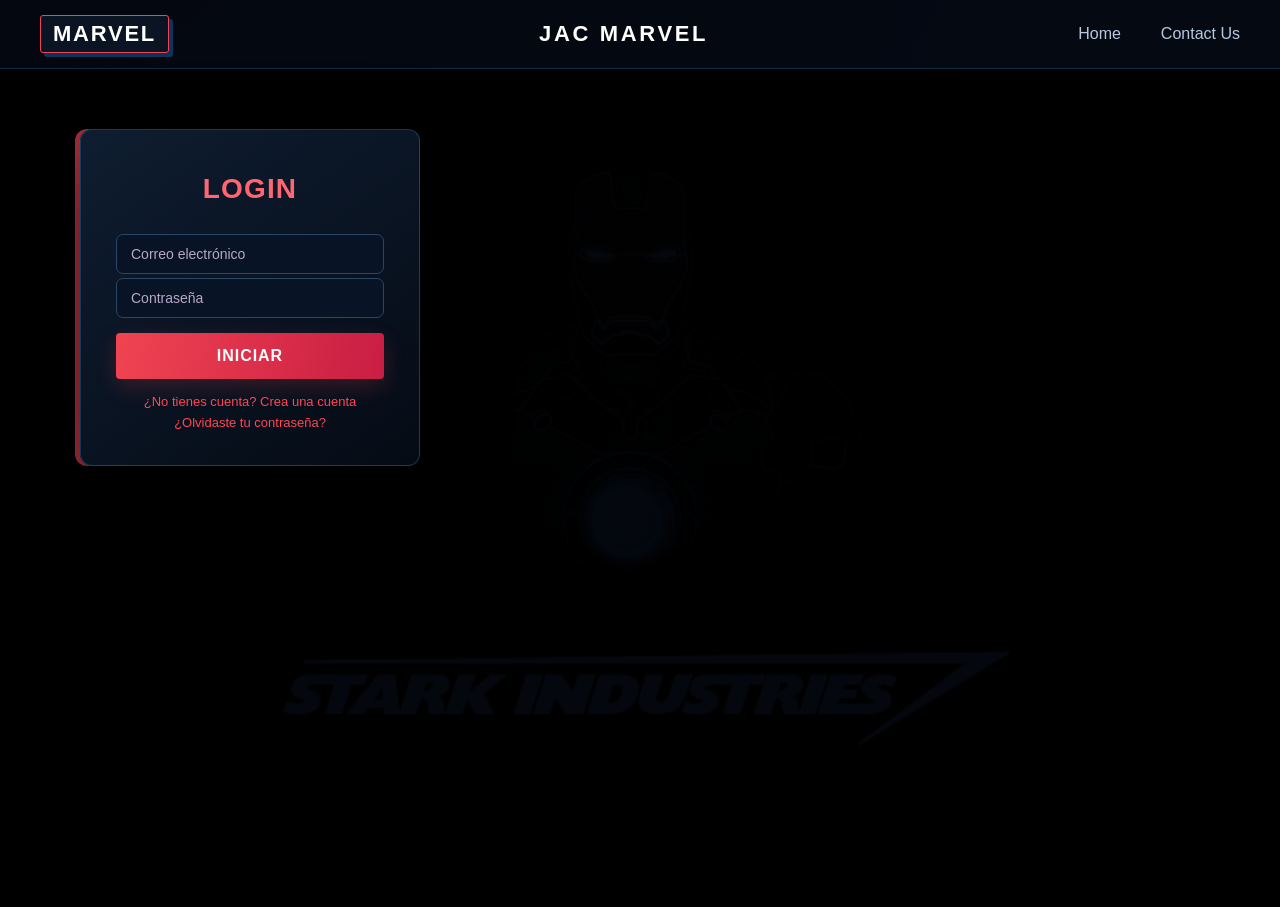
<file: perfil.html>
<!DOCTYPE html>
<html lang="es">
<head>
  <meta charset="UTF-8">
  <meta name="viewport" content="width=device-width, initial-scale=1">
  <title>Perfil de Usuario</title>
  <link rel="stylesheet" href="css/estilos.css">
</head>
<body>
  <div id="menu"></div>

  <div class="cabecera-perfil" style="background-image: url('img/fondo_perfil.jpg');"></div>

  <!-- Tarjeta con los datos del usuario -->
  <div class="contenedor-perfil">
    <div class="perfil-box">
      <div class="arriba">
        <img class="foto-perfil" id="foto" src="img/usuario.svg" alt="Foto de perfil">
        <div>
          <h2 id="nombre"></h2>
          <label class="link">
            Cambiar foto
            <input type="file" accept="image/*" onchange="cambiarFoto(event)">
          </label>
        </div>
      </div>

      <div class="datos">
        <p><b>Correo de usuario:</b> <span id="correo"></span></p>
        <p><b>Contraseña:</b> <span id="clave" class="clave-oculta" title="Haz clic para ver u ocultar">******</span></p>
      </div>

      <div class="acciones">
        <button onclick="cambiarNombre()">Cambiar nombre</button>
        <button onclick="cambiarCorreo()">Cambiar correo</button>
        <button onclick="cambiarClave()">Cambiar contraseña</button>
      </div>
      <p style="text-align: right;"><a class="boton-rojo" href="inicio.html">Regresar</a></p>
    </div>
  </div>

  <div class="perfil-extra">
    <div class="bloque">
      <h2>Planes de suscripción</h2>
      <div class="rejilla" id="listaPlanes"></div>
    </div>
    <div class="bloque">
      <h2>Mis suscripciones</h2>
      <div id="misSuscripciones"></div>
    </div>
    <div class="bloque">
      <h2>Mis compras</h2>
      <div id="misCompras"></div>
    </div>
  </div>

  <!-- Ventana emergente para pagar la suscripción -->
  <div class="fondo-modal oculto" id="modalSuscripcion">
    <form class="ventana" id="formSuscripcion">
      <h2 id="tituloPlan"></h2>
      <p class="gris" id="precioPlan"></p>
      <label>Número de tarjeta <input type="text" id="numero" inputmode="numeric" maxlength="19" required></label>
      <label>Vencimiento (MM/AA) <input type="text" id="vencimiento" placeholder="MM/AA" maxlength="5" required></label>
      <label>Titular <input type="text" id="titular" required></label>
      <label>Emisor
        <select id="emisor">
          <option>Visa</option>
          <option>Mastercard</option>
          <option>American Express</option>
        </select>
      </label>
      <label>CVV <input type="password" id="cvv" inputmode="numeric" maxlength="4" required></label>
      <button class="boton-rojo" type="submit">Pagar suscripción</button>
      <button type="button" onclick="cerrarSuscripcion()">Cancelar</button>
    </form>
  </div>

  <script src="js/datos.js"></script>
  <script src="js/comun.js"></script>
  <script>
    const sesion = exigirSesion();
    cargarMenu("perfil.html");
    let planElegido = null;
    let claveVisible = false;

    // ---------- Datos personales ----------
    function mostrarDatos() {
      const usuario = sesion.usuario;
      document.getElementById("nombre").textContent = usuario.nombre || usuario.correo;
      document.getElementById("correo").textContent = usuario.correo;
      if (usuario.foto) {
        document.getElementById("foto").src = usuario.foto;
      }
      document.getElementById("clave").textContent = "******";
      claveVisible = false;
    }

    // Guarda los cambios del perfil (nombre, correo, clave o foto)
    function actualizarUsuario(cambios) {
      const usuarios = leer("usuarios", {});
      const correoViejo = sesion.usuario.correo;

      for (const campo in cambios) {
        sesion.usuario[campo] = cambios[campo];
      }

      // Los usuarios normales también se actualizan en la lista de usuarios
      if (sesion.rol === "user") {
        delete usuarios[correoViejo];
        usuarios[sesion.usuario.correo] = sesion.usuario;
        guardar("usuarios", usuarios);
      }
      guardar("sesion", sesion);

      // Si cambió el correo, sus compras y suscripciones siguen siendo suyas
      if (sesion.usuario.correo !== correoViejo) {
        const ventas = leer("ventas", []);
        for (let i = 0; i < ventas.length; i++) {
          if (ventas[i].correo === correoViejo) { ventas[i].correo = sesion.usuario.correo; }
        }
        guardar("ventas", ventas);
        const subs = leer("suscripciones", []);
        for (let i = 0; i < subs.length; i++) {
          if (subs[i].correo === correoViejo) { subs[i].correo = sesion.usuario.correo; }
        }
        guardar("suscripciones", subs);
      }
      mostrarDatos();
      dibujarSuscripciones();
      dibujarCompras();
    }

    function cambiarNombre() {
      const nuevo = prompt("Nuevo nombre:");
      if (nuevo && nuevo.trim() !== "") {
        actualizarUsuario({ nombre: nuevo.trim() });
      }
    }

    function cambiarCorreo() {
      if (sesion.rol !== "user") {
        alert("Los administradores no pueden cambiar su correo");
        return;
      }
      const nuevo = prompt("Nuevo correo:");
      if (!nuevo) {
        return;
      }
      const correo = nuevo.trim();
      if (!correo.includes("@")) {
        alert("Escribe un correo válido");
        return;
      }
      if (leer("usuarios", {})[correo]) {
        alert("Ese correo ya está en uso");
        return;
      }
      actualizarUsuario({ correo: correo });
      alert("Correo actualizado");
    }

    function cambiarClave() {
      if (sesion.rol !== "user") {
        alert("Los administradores no pueden cambiar su contraseña aquí");
        return;
      }
      const nueva = prompt("Nueva contraseña (mínimo 4 caracteres):");
      if (!nueva) {
        return;
      }
      if (nueva.length < 4) {
        alert("La contraseña es muy corta");
        return;
      }
      actualizarUsuario({ clave: nueva });
      alert("Contraseña actualizada");
    }

    // Foto: se recorta cuadrada y se reduce a 200x200 para que ocupe poco espacio
    function cambiarFoto(evento) {
      const archivo = evento.target.files[0];
      if (!archivo) {
        return;
      }
      const lector = new FileReader();
      lector.onload = function () {
        const imagen = new Image();
        imagen.onload = function () {
          const lienzo = document.createElement("canvas");
          lienzo.width = 200;
          lienzo.height = 200;
          const lado = Math.min(imagen.width, imagen.height);
          lienzo.getContext("2d").drawImage(imagen, (imagen.width - lado) / 2, (imagen.height - lado) / 2, lado, lado, 0, 0, 200, 200);
          actualizarUsuario({ foto: lienzo.toDataURL("image/jpeg", 0.85) });
        };
        imagen.src = lector.result;
      };
      lector.readAsDataURL(archivo);
    }

    // Al hacer clic en la contraseña se muestra u oculta
    document.getElementById("clave").addEventListener("click", function () {
      if (claveVisible) {
        this.textContent = "******";
      } else {
        this.textContent = sesion.usuario.clave || "No disponible";
      }
      claveVisible = !claveVisible;
    });

    // ---------- Planes de suscripción ----------
    function dibujarPlanes() {
      let html = "";
      for (let i = 0; i < planes.length; i++) {
        html += '<div class="tarjeta">';
        html += '  <h3>' + planes[i].nombre + '</h3>';
        html += '  <p class="gris">' + planes[i].descripcion + '</p>';
        html += '  <p class="precio">' + dinero(planes[i].precio) + '/mes</p>';
        html += '  <button class="boton-rojo" onclick="elegirPlan(' + i + ')">Suscribirme</button>';
        html += '</div>';
      }
      document.getElementById("listaPlanes").innerHTML = html;
    }

    function elegirPlan(posicion) {
      planElegido = planes[posicion];
      document.getElementById("tituloPlan").textContent = "Suscripción " + planElegido.nombre;
      document.getElementById("precioPlan").textContent = dinero(planElegido.precio) + " al mes";
      document.getElementById("modalSuscripcion").classList.remove("oculto");
    }

    function cerrarSuscripcion() {
      document.getElementById("modalSuscripcion").classList.add("oculto");
    }

    document.getElementById("formSuscripcion").addEventListener("submit", function (evento) {
      evento.preventDefault();
      if (!tarjetaValida(document.getElementById("numero").value, document.getElementById("vencimiento").value, document.getElementById("cvv").value)) {
        return;
      }

      // El próximo cobro es dentro de un mes
      const proximo = new Date();
      proximo.setMonth(proximo.getMonth() + 1);

      const suscripciones = leer("suscripciones", []);
      suscripciones.push({
        id: "S" + Date.now(),
        usuario: sesion.usuario.nombre || sesion.usuario.correo,
        correo: sesion.usuario.correo,
        plan: planElegido.nombre,
        precio: planElegido.precio,
        inicio: fechaHoy(),
        proximoCobro: proximo.toISOString().slice(0, 10),
        estado: "activa"
      });
      guardar("suscripciones", suscripciones);

      document.getElementById("formSuscripcion").reset();
      cerrarSuscripcion();
      alert("¡Suscripción activada!");
      dibujarSuscripciones();
    });

    // ---------- Mis suscripciones ----------
    function dibujarSuscripciones() {
      const todas = leer("suscripciones", []);
      let html = "";
      for (let i = 0; i < todas.length; i++) {
        const sub = todas[i];
        if (sub.correo !== sesion.usuario.correo) {
          continue; // solo mostramos las del usuario actual
        }
        html += '<div class="tarjeta">';
        html += sub.plan + ' · ' + dinero(sub.precio) + ' · inicio ' + sub.inicio + ' · próximo cobro ' + sub.proximoCobro;
        html += ' · <b>' + sub.estado + '</b> ';
        if (sub.estado === "activa") {
          html += '<button onclick="cancelarSuscripcion(\'' + sub.id + '\')">Cancelar</button>';
        }
        html += '</div>';
      }
      if (html === "") {
        html = '<p class="gris">Aún no tienes suscripciones.</p>';
      }
      document.getElementById("misSuscripciones").innerHTML = html;
    }

    function cancelarSuscripcion(id) {
      if (!confirm("¿Seguro que quieres cancelar esta suscripción?")) {
        return;
      }
      const todas = leer("suscripciones", []);
      for (let i = 0; i < todas.length; i++) {
        if (todas[i].id === id) {
          todas[i].estado = "cancelada";
        }
      }
      guardar("suscripciones", todas);
      dibujarSuscripciones();
    }

    // ---------- Mis compras ----------
    function dibujarCompras() {
      const ventas = leer("ventas", []);
      let html = "";
      for (let i = 0; i < ventas.length; i++) {
        const venta = ventas[i];
        if (venta.correo !== sesion.usuario.correo) {
          continue;
        }
        let nombres = [];
        for (let j = 0; j < venta.productos.length; j++) {
          nombres.push(venta.productos[j].nombre + " ×" + venta.productos[j].cantidad);
        }
        html += '<div class="tarjeta">';
        html += '  <b>' + venta.fecha + '</b> · ' + nombres.join(", ") + ' · <span class="precio">' + dinero(venta.total) + '</span> · <b>' + venta.estado + '</b>';
        html += '</div>';
      }
      if (html === "") {
        html = '<p class="gris">Aún no has hecho compras. <a href="tienda.html"><u>Ir a la tienda</u></a></p>';
      }
      document.getElementById("misCompras").innerHTML = html;
    }

    mostrarDatos();
    dibujarPlanes();
    dibujarSuscripciones();
    dibujarCompras();
  </script>
</body>
</html>
</file>
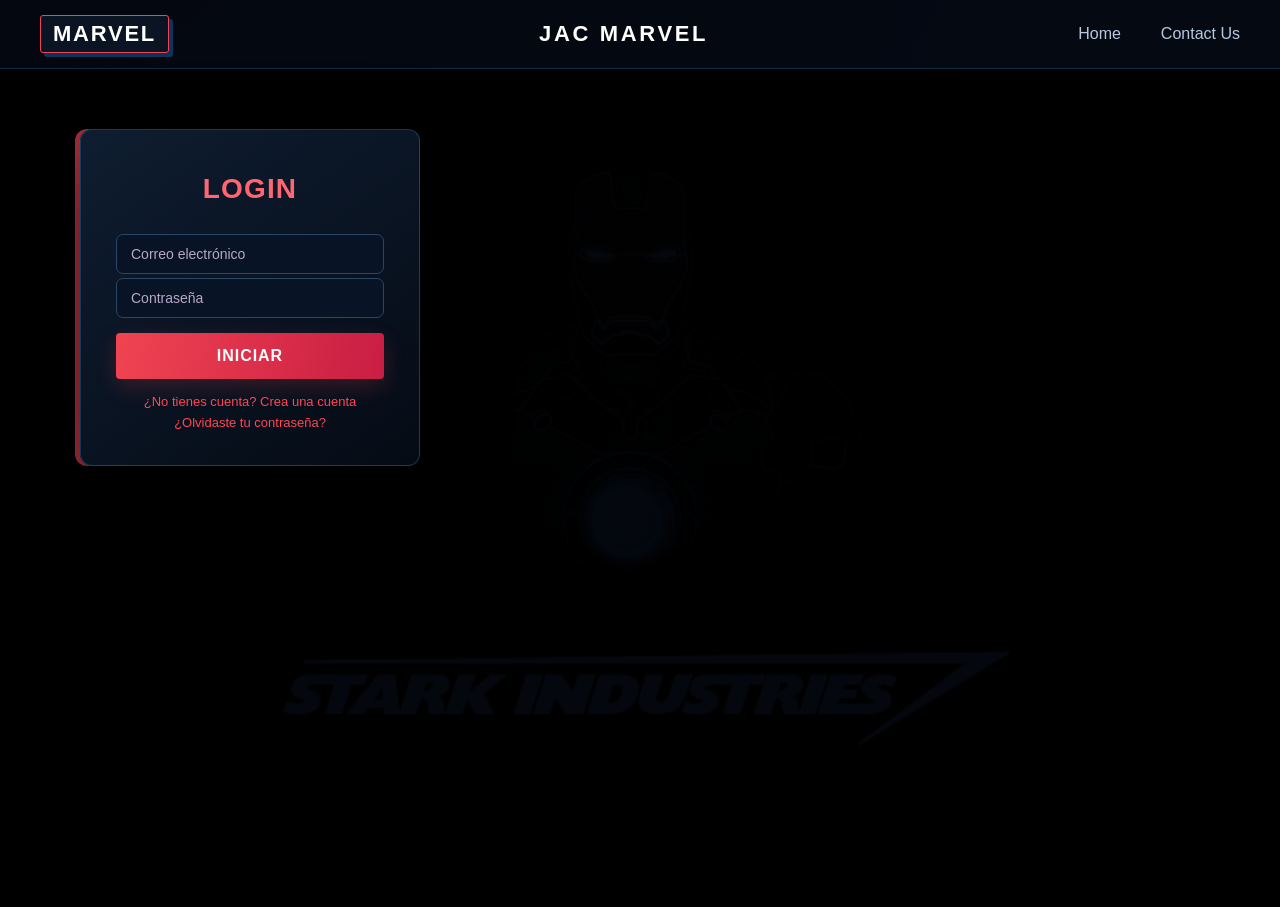
<file: personajes.html>
<!DOCTYPE html>
<html lang="es">
<head>
  <meta charset="UTF-8">
  <meta name="viewport" content="width=device-width, initial-scale=1">
  <title>Cartas Marvel</title>
  <link rel="stylesheet" href="css/estilos.css">
</head>
<body class="fondo-claro">
  <div id="menu"></div>

  <div class="titulo-pagina">
    <a class="boton-rojo" href="inicio.html">Regresar</a>
  </div>
  <div class="contador">Cartas descubiertas: <span id="contador">0</span> de <span id="total"></span></div>

  <div class="personajes" id="listaCartas"></div>

  <script src="js/datos.js"></script>
  <script src="js/comun.js"></script>
  <script>
    exigirSesion();
    cargarMenu("personajes.html");

    // Cartas que el usuario ya descubrió (se guardan en el navegador)
    const descubiertas = leer("cartas", []);

    // Dibujamos las cartas UNA sola vez; al hacer clic solo se cambia la clase "volteada"
    let html = "";
    for (let i = 0; i < personajes.length; i++) {
      const p = personajes[i];
      let clase = "carta";
      if (descubiertas.includes(p.clave)) {
        clase = "carta volteada";
      }
      html += '<div class="' + clase + '" onclick="voltear(this, \'' + p.clave + '\')">';
      html += '  <div class="carta-interior">';
      html += '    <div class="carta-frente">';
      html += '      <span class="rareza ' + p.rareza + '">' + p.rarezaTexto + '</span>';
      html += '      <img src="' + p.imagen + '" alt="">';
      html += '      <h3>' + p.nombre + '</h3>';
      html += '    </div>';
      html += '    <div class="carta-atras">';
      html += '      <p><b>Nombre:</b> ' + p.nombreReal + '</p>';
      html += '      <p><b>Afiliación:</b> ' + p.afiliacion + '</p>';
      html += '      <p><b>Poderes:</b> ' + p.poderes + '</p>';
      html += '    </div>';
      html += '  </div>';
      html += '</div>';
    }
    document.getElementById("listaCartas").innerHTML = html;
    document.getElementById("total").textContent = personajes.length;

    function actualizarContador() {
      document.getElementById("contador").textContent = descubiertas.length;
    }

    function voltear(elemento, clave) {
      elemento.classList.toggle("volteada");
      if (!descubiertas.includes(clave)) {
        descubiertas.push(clave);
        guardar("cartas", descubiertas);
        actualizarContador();
      }
    }

    actualizarContador();
  </script>
</body>
</html>
</file>
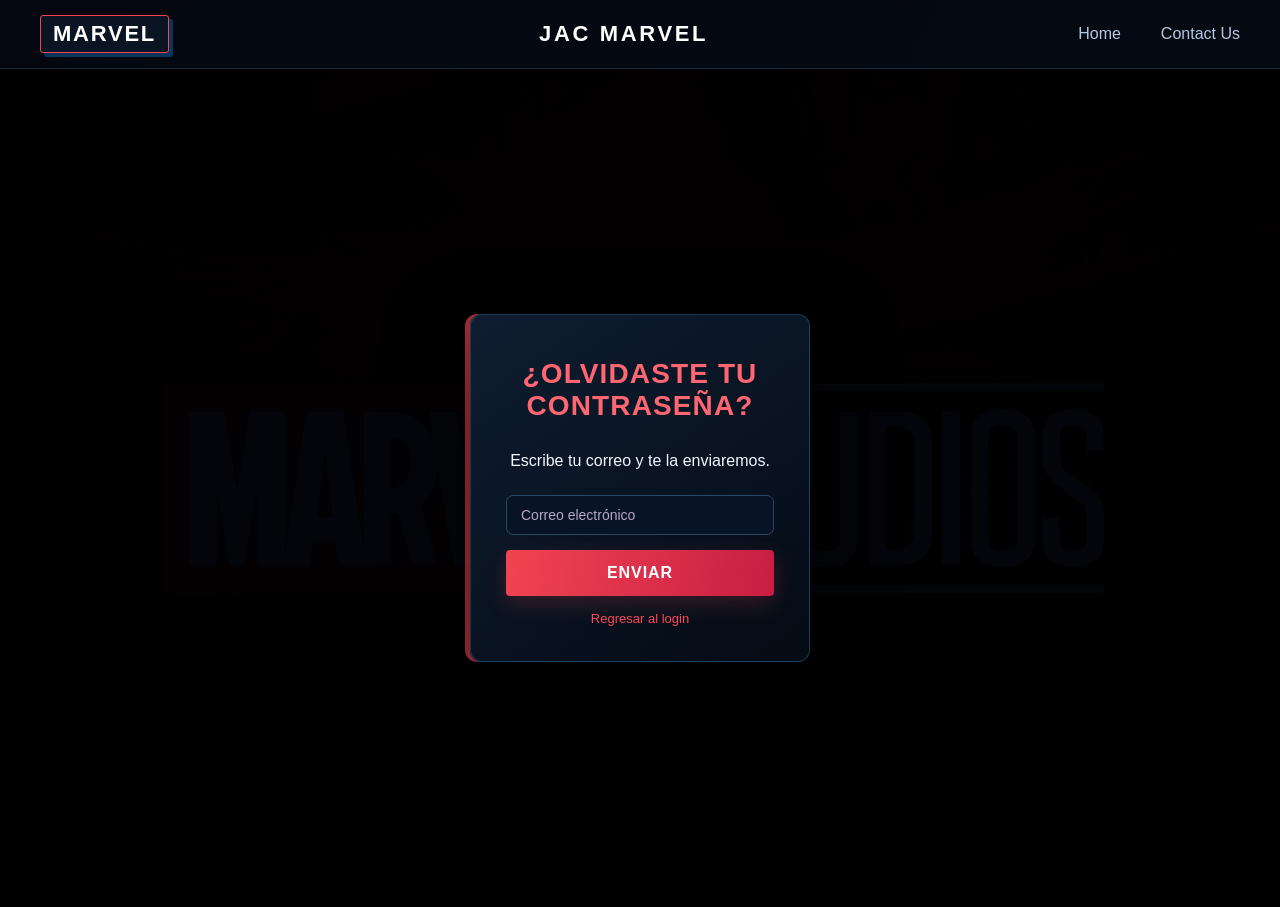
<file: recuperar.html>
<!DOCTYPE html>
<html lang="es">
<head>
  <meta charset="UTF-8">
  <meta name="viewport" content="width=device-width, initial-scale=1">
  <title>Recuperar contraseña - Marvel</title>
  <link rel="stylesheet" href="css/estilos.css">
</head>
<body>

  <div class="barra-auth">
    <div class="logo">MARVEL</div>
    <div class="titulo-centro">JAC MARVEL</div>
    <div class="enlaces"><a href="index.html">Home</a><a href="#">Contact Us</a></div>
  </div>

  <div class="pantalla-centrada" style="background-image: linear-gradient(rgba(0,0,0,0.7), rgba(0,0,0,0.7)), url('img/fondo_marvel.jpg');">
    <form class="caja-auth" id="formRecuperar" style="text-align:center;">
      <h2>¿Olvidaste tu contraseña?</h2>
      <p>Escribe tu correo y te la enviaremos.</p>
      <input type="email" id="correo" placeholder="Correo electrónico" required>
      <button class="boton-rojo" type="submit">Enviar</button>
      <div class="enlaces-caja"><a href="index.html">Regresar al login</a></div>
    </form>
  </div>

  <script src="js/comun.js"></script>
  <script>
    function enviarRecuperacion(correo) {
      const usuario = leer("usuarios", {})[correo];
      if (!usuario) {
        alert("Este correo no está registrado");
        return;
      }
      const mensaje = "Hola " + usuario.nombre + ", tu contraseña es: " + usuario.clave;

      // Si no se configuró EmailJS (js/comun.js), solo simulamos el envío
      if (emailjsConfig.publicKey.indexOf("TU_") === 0) {
        alert("SIMULACIÓN (EmailJS sin configurar)\n\nCorreo enviado a " + correo + ":\n" + mensaje);
        return;
      }

      // Envío real con EmailJS (necesita internet)
      const script = document.createElement("script");
      script.src = "https://cdn.jsdelivr.net/npm/emailjs-com@3/dist/email.min.js";
      script.onload = function () {
        emailjs.init(emailjsConfig.publicKey);
        emailjs.send(emailjsConfig.serviceId, emailjsConfig.templateId, { to_email: correo, message: mensaje })
          .then(function () { alert("Correo enviado correctamente"); })
          .catch(function () { alert("No se pudo enviar el correo"); });
      };
      document.head.appendChild(script);
    }

    document.getElementById("formRecuperar").addEventListener("submit", function (evento) {
      evento.preventDefault();
      enviarRecuperacion(document.getElementById("correo").value.trim());
    });
  </script>
</body>
</html>
</file>
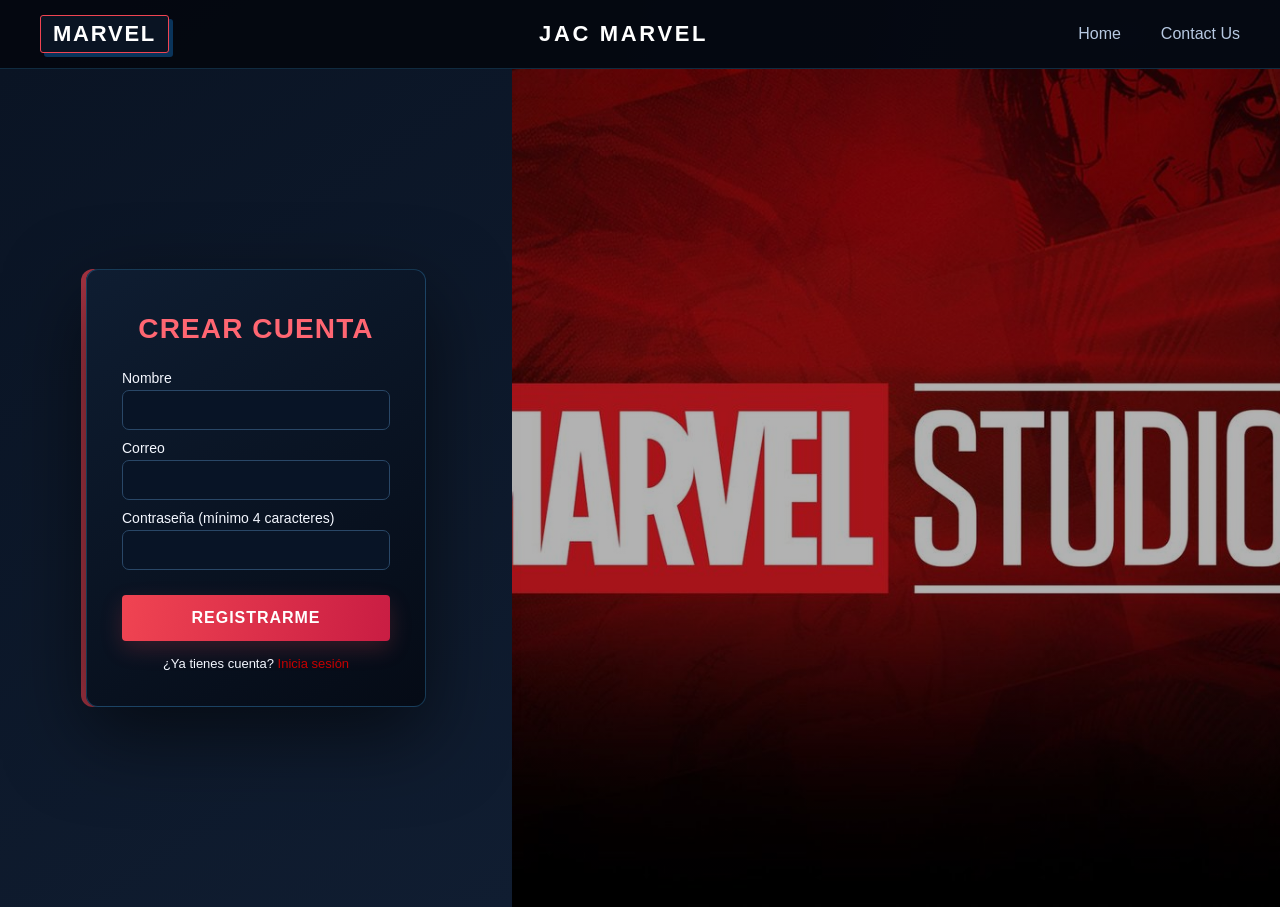
<file: registro.html>
<!DOCTYPE html>
<html lang="es">
<head>
  <meta charset="UTF-8">
  <meta name="viewport" content="width=device-width, initial-scale=1">
  <title>Crear cuenta - Marvel</title>
  <link rel="stylesheet" href="css/estilos.css">
</head>
<body>

  <div class="barra-auth">
    <div class="logo">MARVEL</div>
    <div class="titulo-centro">JAC MARVEL</div>
    <div class="enlaces"><a href="index.html">Home</a><a href="#">Contact Us</a></div>
  </div>

  <div class="registro">
    <div class="izquierda">
      <form class="caja-auth" id="formRegistro">
        <h2>Crear cuenta</h2>
        <label>Nombre <input type="text" id="nombre" required></label>
        <label>Correo <input type="email" id="correo" required></label>
        <label>Contraseña (mínimo 4 caracteres) <input type="password" id="clave" minlength="4" required></label>
        <button class="boton-rojo" type="submit">Registrarme</button>
        <div class="enlaces-caja">¿Ya tienes cuenta? <a href="index.html" style="display:inline; color:#c40000;">Inicia sesión</a></div>
      </form>
    </div>
    <div class="derecha" style="background-image: linear-gradient(rgba(0,0,0,0.3), rgba(0,0,0,0.3)), url('img/fondo_marvel.jpg');"></div>
  </div>

  <script src="js/comun.js"></script>
  <script>
    document.getElementById("formRegistro").addEventListener("submit", function (evento) {
      evento.preventDefault();
      const nombre = document.getElementById("nombre").value.trim();
      const correo = document.getElementById("correo").value.trim();
      const clave = document.getElementById("clave").value;

      // Revisamos que el correo no esté usado
      const usuarios = leer("usuarios", {});
      let esAdministrador = false;
      for (let i = 0; i < administradores.length; i++) {
        if (administradores[i].correo === correo) {
          esAdministrador = true;
        }
      }
      if (usuarios[correo] || esAdministrador) {
        alert("Ese correo ya está registrado");
        return;
      }

      // Guardamos el usuario nuevo
      usuarios[correo] = { nombre: nombre, correo: correo, clave: clave };
      guardar("usuarios", usuarios);
      alert("Cuenta creada correctamente");
      location.href = "index.html";
    });
  </script>
</body>
</html>
</file>
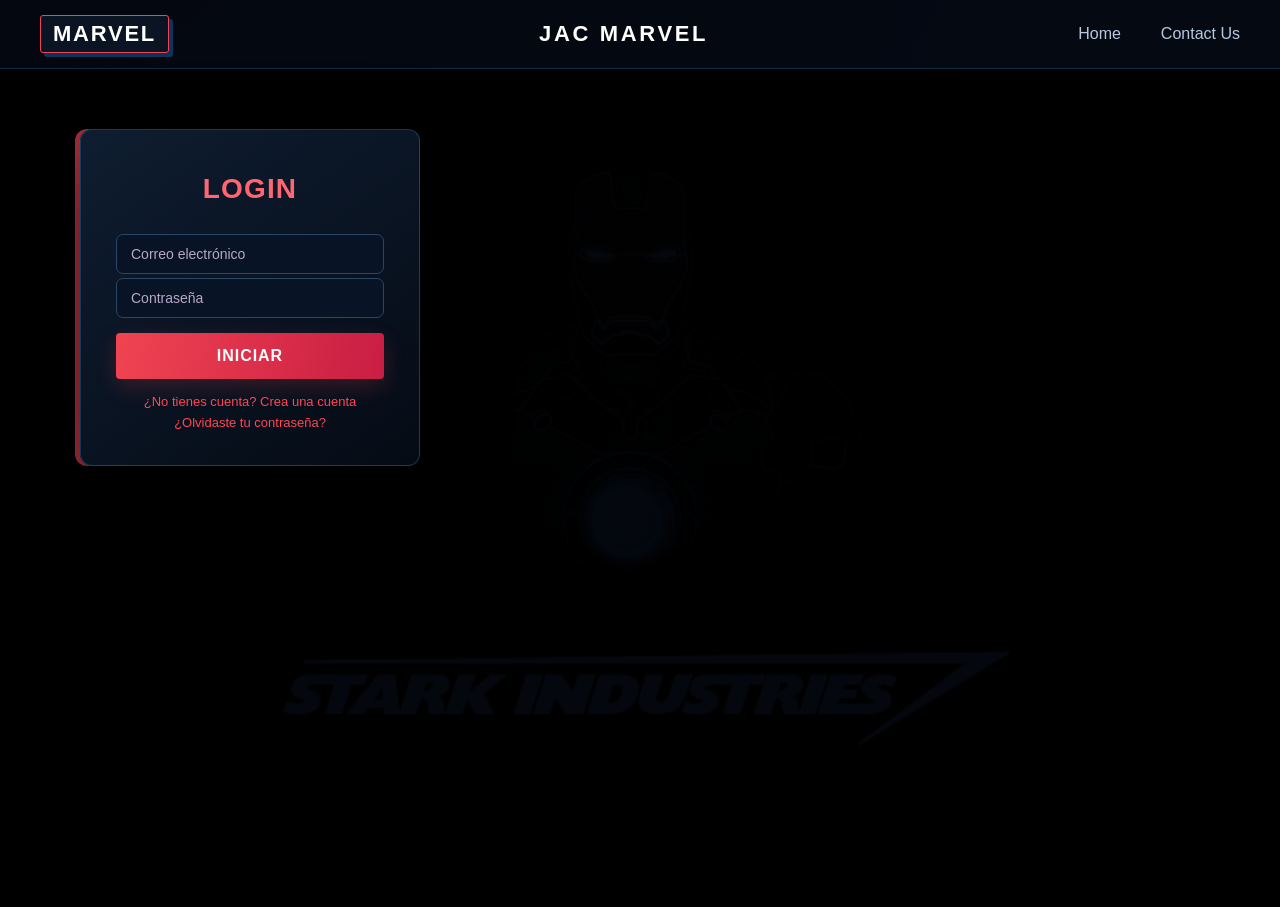
<file: tienda.html>
<!DOCTYPE html>
<html lang="es">
<head>
  <meta charset="UTF-8">
  <meta name="viewport" content="width=device-width, initial-scale=1">
  <title>Tienda Marvel</title>
  <link rel="stylesheet" href="css/estilos.css">
</head>
<body>
  <div id="menu"></div>

  <div class="contenido">
    <h1>Tienda</h1>
    <div class="chips" id="botonesCategorias"></div>
    <div class="rejilla" id="listaProductos"></div>
  </div>

  <script src="js/datos.js"></script>
  <script src="js/comun.js"></script>
  <script>
    exigirSesion();
    cargarMenu("tienda.html");

    let categoriaElegida = "Todos";

    // Lista de categorías sin repetir: Todos, Figuras, Posters...
    function obtenerCategorias() {
      const categorias = ["Todos"];
      for (let i = 0; i < productos.length; i++) {
        if (!categorias.includes(productos[i].categoria)) {
          categorias.push(productos[i].categoria);
        }
      }
      return categorias;
    }

    function dibujarCategorias() {
      const categorias = obtenerCategorias();
      let html = "";
      for (let i = 0; i < categorias.length; i++) {
        let clase = "";
        if (categorias[i] === categoriaElegida) {
          clase = "activo";
        }
        html += '<button class="' + clase + '" onclick="elegirCategoria(\'' + categorias[i] + '\')">' + categorias[i] + "</button>";
      }
      document.getElementById("botonesCategorias").innerHTML = html;
    }

    function dibujarProductos() {
      let html = "";
      for (let i = 0; i < productos.length; i++) {
        const p = productos[i];

        // Saltamos los productos que no son de la categoría elegida
        if (categoriaElegida !== "Todos" && p.categoria !== categoriaElegida) {
          continue;
        }

        const stock = stockDisponible(p);
        html += '<div class="tarjeta">';
        html += '  <img src="' + p.imagen + '" alt="">';
        html += '  <h4>' + p.nombre + '</h4>';
        html += '  <p class="gris">' + p.descripcion + '</p>';
        if (p.precio === 0) {
          html += '  <p class="precio">Gratis</p>';
        } else {
          html += '  <p class="precio">' + dinero(p.precio) + '</p>';
        }

        if (stock === 0) {
          html += '  <button disabled>Agotado</button>';
        } else {
          html += '  <button class="boton-rojo" onclick="agregarAlCarrito(' + p.id + ')">Agregar al carrito</button>';
          if (stock <= 3) {
            html += '  <small class="aviso">¡Quedan ' + stock + '!</small>';
          }
        }
        html += '</div>';
      }
      document.getElementById("listaProductos").innerHTML = html;
    }

    function elegirCategoria(categoria) {
      categoriaElegida = categoria;
      dibujarCategorias();
      dibujarProductos();
    }

    function agregarAlCarrito(id) {
      const producto = buscarPorId(productos, id);
      const carrito = leer("carrito", []);

      // ¿El producto ya estaba en el carrito?
      let itemExistente = null;
      for (let i = 0; i < carrito.length; i++) {
        if (carrito[i].id === id) {
          itemExistente = carrito[i];
        }
      }

      if (itemExistente === null) {
        carrito.push({ id: id, cantidad: 1 });
      } else {
        if (itemExistente.cantidad >= stockDisponible(producto)) {
          alert("No hay más unidades disponibles");
          return;
        }
        itemExistente.cantidad++;
      }

      guardar("carrito", carrito);
      alert(producto.nombre + " agregado al carrito");
      cargarMenu("tienda.html"); // actualiza el número del carrito
    }

    dibujarCategorias();
    dibujarProductos();
  </script>
</body>
</html>
</file>
<file: css/estilos.css>
/* ============================================================
   ESTILOS DE TODO EL SITIO - UNIVERSO MARVEL
   Diseño tomado de las páginas originales:
   fondo negro, barra gris clara, tarjetas grises y rojo #c40000
   ============================================================ */

/* ---------- 1. Colores y base ---------- */
:root {
  --rojo: #c40000;
  --rojo-oscuro: #900000;
  --rojo-claro: #e62429;
  --panel: #eeeeee;
  --tarjeta: #f5f5f5;
  --barra: #e5e5e5;
  --boton-gris: #cfcfcf;
  --texto-gris: #666666;
}
* { box-sizing: border-box; }
body { margin: 0; background: #000; color: white; font-family: Arial, Helvetica, sans-serif; }
body.fondo-claro { background: #f2f2f2; color: black; }
a { color: inherit; text-decoration: none; }
img { max-width: 100%; }
h1, h2, h3, h4 { margin: 8px 0; }
.gris { color: var(--texto-gris); }
.oculto { display: none !important; }

/* ---------- 2. Barra de arriba (menú) ---------- */
.navbar { background: var(--barra); color: black; display: flex; align-items: center; justify-content: space-between; flex-wrap: wrap; gap: 10px; padding: 10px 30px; border-bottom-left-radius: 20px; border-bottom-right-radius: 20px; }
.logo { background: black; color: white; padding: 10px 15px; font-weight: bold; border-radius: 8px; }
.menu { display: flex; flex-wrap: wrap; gap: 24px; font-weight: bold; font-size: 14px; }
.menu a { color: #222; transition: 0.3s; }
.menu a:hover, .menu a.activo { color: var(--rojo-claro); }
.acciones-nav { display: flex; align-items: center; gap: 12px; }
.carrito-nav { background: #bbb; padding: 8px 14px; border-radius: 15px; font-weight: bold; }
.cerrar { background: var(--boton-gris); color: black; border: none; padding: 10px 18px; border-radius: 15px; cursor: pointer; font-size: 14px; }
.cerrar:hover { background: #b5b5b5; }

/* ---------- 3. Botones, formularios y paneles ---------- */
button { background: var(--boton-gris); color: black; border: none; border-radius: 10px; padding: 8px 15px; cursor: pointer; font-size: 14px; transition: 0.3s; }
button:hover { background: #b5b5b5; }
button:disabled { opacity: 0.4; cursor: not-allowed; }
.boton-rojo, a.boton-rojo { background: var(--rojo); color: white; border-radius: 20px; padding: 10px 22px; font-weight: bold; display: inline-block; border: none; cursor: pointer; }
.boton-rojo:hover { background: var(--rojo-oscuro); }
label { display: block; margin: 10px 0; font-size: 14px; }
input, select { width: 100%; padding: 11px 14px; margin-top: 4px; background: #dcdcdc; color: black; border: none; border-radius: 12px; font-size: 14px; }

/* Panel gris claro donde va el contenido de las páginas */
.contenido { background: var(--panel); color: #111; margin: 20px 40px; padding: 25px; border-radius: 15px; }
.rejilla { display: grid; grid-template-columns: repeat(auto-fill, minmax(210px, 1fr)); gap: 16px; }
.tarjeta { background: var(--tarjeta); border-radius: 18px; padding: 16px; margin: 10px 0; box-shadow: 0 4px 12px rgba(0,0,0,0.12); }
.tarjeta img { width: 100%; aspect-ratio: 2 / 3; object-fit: cover; border-radius: 8px; background: #ddd; }
.fila { display: flex; gap: 24px; flex-wrap: wrap; align-items: flex-start; }
.precio { color: var(--rojo); font-weight: bold; font-size: 18px; }
.aviso { color: #b45309; display: block; }
.etiqueta { display: inline-block; background: #555; color: white; border-radius: 20px; padding: 2px 10px; font-size: 12px; font-weight: bold; margin: 2px; }
.etiqueta.azul { background: #1d4ed8; }
.chips { display: flex; gap: 8px; flex-wrap: wrap; margin: 12px 0; }
.chips button.activo { background: var(--rojo); color: white; }

/* ---------- 4. Login, registro y recuperar ---------- */
.barra-auth { background: black; display: flex; align-items: center; justify-content: space-between; padding: 15px 40px; }
.barra-auth .logo { border: 3px solid purple; font-size: 22px; padding: 5px 12px; background: none; }
.barra-auth .titulo-centro { font-size: 22px; letter-spacing: 3px; font-weight: bold; }
.barra-auth .enlaces { display: flex; gap: 40px; }
.caja-auth { background: var(--panel); color: black; width: 340px; padding: 35px; border-radius: 20px; box-shadow: 0 0 20px rgba(0,0,0,0.5); }
.caja-auth h2 { text-align: center; color: #b30000; margin-bottom: 25px; font-size: 28px; }
.caja-auth button { width: 100%; margin-top: 15px; padding: 14px; font-size: 16px; }
.caja-auth .enlaces-caja { text-align: center; margin-top: 15px; font-size: 13px; }
.caja-auth .enlaces-caja a { display: block; margin-top: 6px; color: var(--rojo); }
.caja-auth .enlaces-caja a:hover { text-decoration: underline; }
.pantalla-login { min-height: calc(100vh - 62px); background-size: cover; background-position: center; padding: 60px 80px; }
.pantalla-centrada { min-height: calc(100vh - 62px); background-size: cover; background-position: center; display: flex; align-items: center; justify-content: center; padding: 20px; }
.registro { display: flex; min-height: calc(100vh - 62px); }
.registro .izquierda { width: 40%; display: flex; align-items: center; justify-content: center; padding: 20px; }
.registro .derecha { width: 60%; background-size: cover; background-position: center; }

/* ---------- 5. Inicio ---------- */
.banner { height: 220px; position: relative; overflow: hidden; display: flex; align-items: flex-end; }
.banner img { position: absolute; width: 100%; height: 100%; object-fit: cover; top: 0; left: 0; }
.banner::after { content: ""; position: absolute; inset: 0; background: linear-gradient(to right, rgba(0,0,0,0.6), rgba(0,0,0,0.2)); }
.marca { position: relative; z-index: 2; margin: -40px 0 0 40px; display: flex; align-items: center; gap: 15px; }
.marca img { width: 75px; height: 75px; border-radius: 50%; background: white; padding: 10px; object-fit: contain; box-shadow: 0 5px 15px rgba(0,0,0,0.5); }
.marca h3 { margin: 0; }
.comics-fila { display: flex; gap: 20px; overflow-x: auto; padding-bottom: 10px; }
.comic { min-width: 140px; text-align: center; color: black; }
.comic img { width: 100%; height: 200px; object-fit: cover; border-radius: 8px; transition: 0.3s; }
.comic img:hover { transform: scale(1.05); }
.comic p { font-size: 12px; margin-top: 8px; }
.comics-fila::-webkit-scrollbar { height: 6px; }
.comics-fila::-webkit-scrollbar-thumb { background: var(--rojo-claro); border-radius: 10px; }

/* ---------- 6. Detalle de cómic y de juego ---------- */
.detalle { display: flex; gap: 40px; padding: 40px; align-items: flex-start; flex-wrap: wrap; }
.detalle .portada { width: 300px; border-radius: 10px; box-shadow: 0 0 15px rgba(0,0,0,0.6); }
.detalle .info { max-width: 650px; flex: 1; min-width: 260px; }
.detalle h1 { color: #ff2a2a; margin-bottom: 10px; }
.detalle h3 { margin-top: 20px; color: #ddd; }
.detalle p { line-height: 1.6; }
.detalle ul { line-height: 1.8; }
.zona-video { padding: 0 40px; }
.zona-video video { width: 100%; max-height: 540px; border-radius: 12px; background: #111; }
.requisitos { display: flex; gap: 20px; flex-wrap: wrap; padding: 20px 40px 40px; }
.requisitos .tarjeta { flex: 1; min-width: 240px; }

/* ---------- 7. Personajes (cartas que giran) ---------- */
.titulo-pagina { text-align: center; margin: 25px 0 5px; }
.contador { text-align: center; margin: 10px; font-weight: bold; }
.personajes { display: grid; grid-template-columns: repeat(auto-fit, minmax(200px, 1fr)); gap: 25px; padding: 20px 40px; }
.carta { perspective: 1000px; cursor: pointer; }
.carta-interior { position: relative; height: 340px; transition: transform 0.7s; transform-style: preserve-3d; }
.carta.volteada .carta-interior { transform: rotateY(180deg); }
.carta-frente, .carta-atras { position: absolute; width: 100%; height: 100%; backface-visibility: hidden; border-radius: 15px; overflow: hidden; box-shadow: 0 5px 15px rgba(0,0,0,0.3); }
.carta-frente { background: white; display: flex; flex-direction: column; }
.carta-frente img { width: 100%; height: 260px; object-fit: cover; }
.carta-frente h3 { text-align: center; margin: 10px 0; color: var(--rojo); }
.rareza { position: absolute; top: 10px; left: 10px; padding: 5px 10px; font-size: 12px; border-radius: 10px; color: white; }
.rareza.common { background: gray; }
.rareza.epic { background: purple; }
.rareza.legendary { background: gold; color: black; }
.carta-atras { background: white; transform: rotateY(180deg); padding: 15px; display: flex; flex-direction: column; justify-content: center; text-align: center; border: 2px solid var(--rojo); color: black; }
.carta-atras p { margin: 6px 0; font-size: 14px; }
.carta:hover .carta-interior { box-shadow: 0 0 0 transparent; }

/* ---------- 8. Juegos ---------- */
.banner-juegos { height: 220px; background-size: cover; background-position: center; display: flex; align-items: flex-end; padding: 30px; font-size: 28px; font-weight: bold; }
.lista-juegos { display: flex; flex-direction: column; gap: 25px; margin: 30px; padding: 30px; background: var(--panel); border-radius: 20px; box-shadow: 0 10px 25px rgba(0,0,0,0.6); }
.juego { background: var(--tarjeta); color: black; border-radius: 20px; padding: 20px; display: flex; gap: 20px; align-items: center; transition: 0.3s; }
.juego:hover { transform: scale(1.01); box-shadow: 0 10px 25px rgba(0,0,0,0.3); }
.juego .poster img { width: 160px; height: 230px; object-fit: cover; border-radius: 10px; }
.juego .texto { flex: 1; }
.juego .texto p { color: #555; font-size: 14px; }
.juego video { width: 350px; height: 200px; border-radius: 10px; object-fit: cover; box-shadow: 0 5px 15px rgba(0,0,0,0.4); background: #111; }

/* ---------- 9. Cronología ---------- */
.linea { position: relative; max-width: 900px; margin: 40px auto; }
.linea::after { content: ""; position: absolute; width: 6px; background: var(--rojo); top: 0; bottom: 0; left: 50%; margin-left: -3px; }
.evento { padding: 10px 40px; position: relative; width: 50%; }
.evento::after { content: ""; position: absolute; width: 20px; height: 20px; right: -10px; background: var(--rojo); border-radius: 50%; top: 20px; z-index: 1; }
.evento.izquierda { left: 0; }
.evento.derecha { left: 50%; }
.evento.derecha::after { left: -10px; }
.evento-tarjeta { padding: 20px; background: var(--panel); color: black; border-radius: 15px; cursor: pointer; transition: 0.3s; display: flex; gap: 15px; align-items: center; }
.evento-tarjeta:hover { transform: scale(1.03); }
.evento-tarjeta img { width: 90px; border-radius: 10px; }
.evento-tarjeta .texto { flex: 1; }
.evento-tarjeta .detalle-evento { display: none; margin-top: 10px; font-size: 14px; }

/* ---------- 10. Perfil ---------- */
.cabecera-perfil { height: 300px; background-size: cover; background-position: center; }
.contenedor-perfil { display: flex; justify-content: center; margin-top: -80px; padding: 0 20px; }
.perfil-box { background: #e9e9e9; color: black; width: 700px; max-width: 100%; padding: 30px; border-radius: 20px; box-shadow: 0 10px 30px rgba(0,0,0,0.4); }
.perfil-box .arriba { display: flex; align-items: center; gap: 20px; }
.foto-perfil { width: 90px; height: 90px; border-radius: 50%; object-fit: cover; background: #ccc; }
.link { text-decoration: underline; cursor: pointer; font-size: 14px; }
.datos p { margin: 10px 0; font-size: 18px; }
.acciones { margin-top: 15px; display: flex; gap: 10px; flex-wrap: wrap; }
.perfil-box input[type="file"] { display: none; }
.clave-oculta { cursor: pointer; }
.perfil-extra { max-width: 1000px; margin: 20px auto 40px; padding: 0 20px; }
.perfil-extra .bloque { background: var(--panel); color: #111; border-radius: 15px; padding: 20px; margin-bottom: 20px; }

/* ---------- 11. Carrito y administración ---------- */
.producto-carrito { display: flex; gap: 16px; align-items: center; }
.producto-carrito img { width: 80px; aspect-ratio: auto; border-radius: 6px; }
table { width: 100%; border-collapse: collapse; font-size: 14px; }
th, td { border-bottom: 1px solid #ccc; padding: 8px; text-align: left; }
.estadisticas { display: grid; grid-template-columns: repeat(auto-fit, minmax(150px, 1fr)); gap: 12px; }
.estadisticas b { font-size: 24px; display: block; }
.tabla-scroll { overflow-x: auto; }

/* ---------- 12. Ventana emergente (modal) ---------- */
.fondo-modal { position: fixed; inset: 0; background: rgba(0,0,0,0.8); display: flex; align-items: center; justify-content: center; padding: 16px; z-index: 20; }
.ventana { background: var(--panel); color: black; border-radius: 16px; padding: 24px; max-width: 480px; width: 100%; max-height: 90vh; overflow: auto; }

/* ---------- 13. Celular ---------- */
@media (max-width: 900px) {
  .juego { flex-direction: column; text-align: center; }
  .juego video { width: 100%; }
  .registro { flex-direction: column; }
  .registro .izquierda, .registro .derecha { width: 100%; min-height: 240px; }
  .pantalla-login { padding: 30px 16px; display: flex; justify-content: center; }
}
@media (max-width: 700px) {
  .contenido { margin: 12px; padding: 16px; }
  .navbar { padding: 10px 14px; }
  .linea::after { left: 8px; }
  .evento, .evento.derecha { width: 100%; left: 0; padding: 10px 10px 10px 36px; }
  .evento::after, .evento.derecha::after { left: -2px; right: auto; }
  .detalle { padding: 20px; }
  .zona-video, .requisitos { padding-left: 16px; padding-right: 16px; }
}

/* ---------- 14. Detalles extra ---------- */
.tarjeta { color: #111; }
.saludo { color: #ccc; font-size: 14px; }
.accesos { display: grid; grid-template-columns: repeat(auto-fit, minmax(200px, 1fr)); gap: 16px; }
.acceso { background: var(--tarjeta); color: black; border-radius: 15px; padding: 20px; text-align: center; transition: 0.3s; }
.acceso:hover { transform: scale(1.04); background: white; }
.acceso b { display: block; font-size: 30px; }


/* ============================================================
   TEMA VISUAL NUEVO — inspirado en la referencia NIGHTWIRE
   Paleta: berenjena, negro violeta, coral, lavanda y marfil.
   Se conservan las estructuras y funcionalidades existentes.
   ============================================================ */
:root {
  --rojo: #ff6b5d;
  --rojo-oscuro: #e94e49;
  --rojo-claro: #ff786b;
  --panel: #211927;
  --tarjeta: #2a2031;
  --barra: #17111d;
  --boton-gris: #3b3042;
  --texto-gris: #a69ab4;
  --coral: #ff6b5d;
  --lavanda: #b7a7c8;
  --marfil: #f2edf5;
}
* { box-sizing: border-box; }
html { background: #15101b; }
body {
  background:
    radial-gradient(ellipse at 78% 8%, rgba(130, 54, 58, .38), transparent 34rem),
    radial-gradient(ellipse at 12% 65%, rgba(122, 86, 51, .22), transparent 28rem),
    #15101b;
  color: var(--marfil);
}
body.fondo-claro { background: #f2edf5; color: #211927; }
a { transition: color .2s ease, background .2s ease; }
h1, h2, h3, h4 { color: var(--marfil); }
.gris { color: var(--texto-gris); }

.navbar {
  background: rgba(21, 16, 27, .96);
  color: var(--marfil);
  padding: 14px clamp(16px, 5vw, 60px);
  border-radius: 0;
  border-bottom: 1px solid rgba(183, 167, 200, .12);
}
.logo {
  background: var(--marfil);
  color: #211927;
  padding: 9px 13px;
  border-radius: 2px;
  letter-spacing: .06em;
}
.menu { gap: clamp(12px, 2.5vw, 28px); font-size: 12px; letter-spacing: .08em; }
.menu a { color: #b7a7c8; }
.menu a:hover, .menu a.activo { color: var(--coral); }
.carrito-nav { background: #302536; color: var(--marfil); border: 1px solid #4b3b50; }
.cerrar, button {
  background: #3b3042;
  color: var(--marfil);
  border: 1px solid rgba(183, 167, 200, .14);
}
.cerrar:hover, button:hover { background: #514057; }
.boton-rojo, a.boton-rojo {
  background: var(--coral);
  color: #241622;
  border-radius: 999px;
  padding: 10px 22px;
  font-weight: 700;
}
.boton-rojo:hover { background: #ff887b; }
input, select, textarea {
  background: #2a2031;
  color: var(--marfil);
  border: 1px solid #4a3a50;
  border-radius: 10px;
}
input::placeholder, textarea::placeholder { color: #a69ab4; }
.contenido {
  background: rgba(34, 25, 41, .88);
  color: var(--marfil);
  border: 1px solid rgba(183, 167, 200, .12);
  border-radius: 16px;
  box-shadow: 0 14px 40px rgba(0,0,0,.18);
}
.tarjeta {
  background: #29202f;
  color: var(--marfil);
  border: 1px solid rgba(183, 167, 200, .12);
  border-radius: 14px;
  box-shadow: 0 8px 22px rgba(0,0,0,.2);
}
.tarjeta img { background: #211927; }
.precio { color: var(--coral); }
.aviso { color: #ffb09e; }
.etiqueta { background: #514057; color: #f2edf5; }
.etiqueta.azul { background: #625174; }
.chips button.activo { background: var(--coral); color: #241622; }
.barra-auth { background: #17111d; border-bottom: 1px solid #34283b; }
.barra-auth .logo { border: 1px solid var(--coral); color: var(--marfil); background: transparent; }
.barra-auth .titulo-centro { color: var(--marfil); }
.caja-auth {
  background: rgba(35, 26, 42, .96);
  color: var(--marfil);
  border: 1px solid rgba(183, 167, 200, .18);
  box-shadow: 0 18px 50px rgba(0,0,0,.42);
}
.caja-auth h2 { color: var(--coral); }
.caja-auth .enlaces-caja a { color: var(--coral); }
.pantalla-login, .pantalla-centrada {
  background-color: #17111d;
  background-blend-mode: overlay;
}
.banner::after {
  background: linear-gradient(90deg, rgba(21,16,27,.88), rgba(21,16,27,.18)),
              linear-gradient(0deg, rgba(21,16,27,.65), transparent);
}
.marca h3 { color: var(--marfil); }
.comic { color: var(--marfil); }
.comics-fila::-webkit-scrollbar-thumb { background: var(--coral); }
.detalle h1 { color: var(--coral); }
.detalle h3 { color: var(--lavanda); }
.zona-video video { box-shadow: 0 10px 30px rgba(0,0,0,.4); }
.carta-frente { background: #f2edf5; color: #211927; }
.carta-frente h3 { color: #d84f4c; }
.carta-atras {
  background: #29202f;
  border-color: var(--coral);
  color: var(--marfil);
}
.rareza.epic { background: #76518b; }
.rareza.legendary { background: #ffca78; color: #241622; }
.lista-juegos {
  background: rgba(34,25,41,.9);
  border: 1px solid rgba(183,167,200,.12);
  box-shadow: 0 10px 25px rgba(0,0,0,.25);
}
.juego {
  background: #29202f;
  color: var(--marfil);
  border: 1px solid rgba(183,167,200,.12);
}
.juego .texto p { color: #b7a7c8; }
.linea::after { background: var(--coral); }
.evento::after { background: var(--coral); }
.evento-tarjeta {
  background: #29202f;
  color: var(--marfil);
  border: 1px solid rgba(183,167,200,.12);
}
.perfil-box {
  background: #29202f;
  color: var(--marfil);
  border: 1px solid rgba(183,167,200,.16);
}
.perfil-extra .bloque {
  background: #29202f;
  color: var(--marfil);
  border: 1px solid rgba(183,167,200,.12);
}
th, td { border-bottom-color: #49394f; }
.fondo-modal { background: rgba(10,7,14,.82); }
.ventana {
  background: #29202f;
  color: var(--marfil);
  border: 1px solid rgba(183,167,200,.18);
}
.acceso {
  background: #29202f;
  color: var(--marfil);
  border: 1px solid rgba(183,167,200,.12);
}
.acceso:hover { background: #382a40; }
.saludo { color: #b7a7c8; }
.link { color: var(--coral); }
button:focus-visible, a:focus-visible, input:focus-visible, select:focus-visible {
  outline: 2px solid var(--coral);
  outline-offset: 3px;
}
@media (max-width: 700px) {
  .navbar { padding: 12px 16px; }
  .menu { gap: 12px; }
  .contenido { margin: 12px; padding: 16px; }
  .barra-auth { padding: 12px 16px; gap: 12px; flex-wrap: wrap; }
}

/* ---------- 15. Landing pública / página Home ---------- */
.landing-marvel { overflow-x: hidden; }
.landing-nav { min-height: 76px; padding: 14px clamp(18px, 6vw, 88px); display:flex; align-items:center; justify-content:space-between; gap:24px; background:rgba(21,16,27,.9); border-bottom:1px solid rgba(183,167,200,.15); position:relative; z-index:5; }
.landing-brand { display:flex; align-items:center; gap:11px; font-size:14px; letter-spacing:1.5px; font-weight:700; white-space:nowrap; }
.landing-brand img { width:32px; height:32px; object-fit:contain; background:#f2edf5; border-radius:3px; padding:3px; }
.landing-brand b { color:var(--coral); }
.landing-links { display:flex; gap:clamp(16px,3vw,42px); font-size:10px; letter-spacing:1.5px; color:var(--lavanda); }
.landing-links a:hover { color:var(--marfil); }
.landing-login { background:var(--coral); color:#21131a; padding:12px 19px; border-radius:30px; font-size:12px; font-weight:800; white-space:nowrap; transition:transform .2s, background .2s; }
.landing-login:hover,.landing-cta:hover { background:#ff897d; transform:translateY(-2px); }
.landing-login span { margin-right:7px; }
.landing-hero { position:relative; min-height:610px; padding:70px clamp(20px, 8vw, 120px) 64px; display:grid; grid-template-columns:minmax(0,1fr) minmax(300px,.9fr); align-items:center; gap:clamp(28px,6vw,90px); isolation:isolate; }
.landing-hero-bg { position:absolute; inset:0; z-index:-1; background:radial-gradient(ellipse at 76% 10%,rgba(139,54,63,.34),transparent 35%),radial-gradient(ellipse at 12% 80%,rgba(117,78,48,.2),transparent 30%),linear-gradient(110deg,#15101b 30%,rgba(21,16,27,.8)); }
.landing-copy { max-width:590px; z-index:1; }
.eyebrow { color:#e5b96b; font-size:10px; letter-spacing:3px; font-weight:700; display:flex; align-items:center; gap:10px; margin:0 0 18px; }
.eyebrow span { display:inline-block; width:8px; height:8px; border-radius:50%; background:var(--coral); box-shadow:0 0 0 5px rgba(255,107,93,.12); }
.landing-copy h1 { font-size:clamp(52px,7.4vw,100px); line-height:.86; letter-spacing:-3px; margin:0 0 25px; font-weight:950; }
.landing-copy h1 em,.section-heading h2 em { color:transparent; -webkit-text-stroke:1.5px var(--coral); font-style:normal; }
.landing-lead { color:var(--lavanda); line-height:1.8; font-size:14px; max-width:430px; }
.landing-actions { display:flex; align-items:center; flex-wrap:wrap; gap:22px; margin-top:27px; }
.landing-cta { display:inline-flex; align-items:center; gap:20px; background:var(--coral); color:#21131a; border-radius:28px; padding:14px 20px; font-size:12px; font-weight:800; transition:transform .2s,background .2s; }
.landing-cta span { font-size:18px; }
.landing-secondary { color:var(--lavanda); font-size:12px; }
.landing-secondary span { margin-left:7px; color:var(--coral); }
.landing-stats { display:flex; flex-wrap:wrap; gap:30px; border-top:1px solid rgba(183,167,200,.2); margin-top:45px; padding-top:20px; }
.landing-stats div { display:flex; flex-direction:column; gap:5px; }
.landing-stats b { font-size:10px; letter-spacing:1.5px; }
.landing-stats span { color:var(--texto-gris); font-size:11px; }
.landing-art { min-height:400px; height:min(39vw,490px); position:relative; border-radius:12px; background:linear-gradient(145deg,#e7e5df,#a6a8a7 55%,#49434a); box-shadow:0 25px 70px rgba(0,0,0,.35); overflow:visible; isolation:isolate; }
.landing-art > img { width:100%; height:100%; object-fit:cover; object-position:center; border-radius:12px; position:absolute; inset:0; z-index:-1; filter:saturate(.72); }
.landing-art::after { content:""; position:absolute; inset:0; border-radius:12px; background:linear-gradient(180deg,rgba(15,12,19,0) 45%,rgba(15,12,19,.82)); z-index:0; }
.art-orbit { position:absolute; border:1px solid rgba(255,107,93,.3); border-radius:50%; z-index:-2; }
.orbit-one { width:115%; height:70%; right:-12%; top:15%; transform:rotate(-20deg); }
.orbit-two { width:125%; height:85%; right:-18%; top:6%; transform:rotate(15deg); }
.art-caption { position:absolute; bottom:24px; left:24px; right:24px; display:flex; flex-direction:column; gap:8px; z-index:1; }
.art-caption span,.art-index { color:#f1c66f; font-size:9px; letter-spacing:2px; }
.art-caption b { color:white; font-size:clamp(18px,2.4vw,28px); line-height:1; }
.art-index { position:absolute; top:18px; right:18px; z-index:1; background:var(--coral); color:#231720; padding:8px 10px; border-radius:20px; font-weight:800; }
.landing-bottom-label { position:absolute; bottom:0; left:0; right:0; padding:15px clamp(20px, 6vw, 88px); background:rgba(40,30,47,.8); border-top:1px solid rgba(183,167,200,.12); color:var(--lavanda); font-size:11px; font-weight:800; letter-spacing:1.5px; }
.landing-bottom-label span { color:var(--coral); margin-right:20px; }
.landing-discover { padding:75px clamp(20px, 8vw, 120px) 85px; }
.section-heading { display:flex; align-items:end; justify-content:space-between; gap:30px; margin-bottom:30px; }
.section-heading .eyebrow { margin-bottom:10px; }
.section-heading h2 { margin:0; font-size:clamp(30px,4vw,48px); line-height:1; letter-spacing:-1px; }
.section-heading > p { max-width:330px; color:var(--lavanda); font-size:13px; line-height:1.7; }
.landing-cards { display:grid; grid-template-columns:repeat(4,minmax(0,1fr)); gap:14px; }
.landing-card { min-height:220px; position:relative; padding:20px; background:linear-gradient(145deg,rgba(49,37,57,.9),rgba(29,22,35,.9)); border:1px solid rgba(183,167,200,.16); border-radius:10px; transition:transform .25s,border-color .25s,background .25s; }
.landing-card:hover { transform:translateY(-5px); border-color:rgba(255,107,93,.7); background:linear-gradient(145deg,#38283d,#211927); }
.card-number { display:block; color:var(--texto-gris); font-size:9px; letter-spacing:1.4px; }
.card-icon { display:block; color:var(--coral); font-size:30px; margin-top:20px; }
.landing-card h3 { margin:12px 0 8px; font-size:19px; }
.landing-card p { color:var(--lavanda); font-size:12px; line-height:1.6; max-width:220px; }
.card-arrow { position:absolute; right:20px; bottom:18px; color:var(--coral); font-size:20px; }
.landing-footer { display:flex; align-items:center; justify-content:space-between; gap:20px; padding:24px clamp(20px, 6vw, 88px); border-top:1px solid rgba(183,167,200,.15); background:#110d16; }
.landing-footer > span { color:var(--texto-gris); font-size:9px; letter-spacing:1.1px; text-align:center; }
.landing-footer > a:last-child { color:var(--coral); font-size:10px; font-weight:800; white-space:nowrap; }
.barra-auth .enlaces a { color:var(--lavanda); }
.barra-auth .enlaces a:hover { color:var(--coral); }
.caja-auth { background:rgba(33,25,39,.94); color:var(--marfil); border:1px solid rgba(183,167,200,.2); backdrop-filter:blur(10px); }
.caja-auth h2 { color:var(--coral); }
.caja-auth input { background:#33283b; color:var(--marfil); border:1px solid rgba(183,167,200,.18); }
.caja-auth input::placeholder { color:#b7a7c8; }
.caja-auth .enlaces-caja a { color:var(--coral); }
@media(max-width:900px) {
 .landing-hero { grid-template-columns:1fr  minmax(240px,.8fr); padding-top:55px; gap:25px; }
 .landing-art { min-height:340px; height:45vw; }
 .landing-cards { grid-template-columns:repeat(2,minmax(0,1fr)); }
 .landing-links { display:none; }
}
@media(max-width:620px) {
 .landing-nav { min-height:66px; padding:12px 16px; }
 .landing-brand { font-size:11px; letter-spacing:.8px; }
 .landing-brand img { width:28px; height:28px; }
 .landing-login { padding:10px 13px; font-size:11px; }
 .landing-hero { display:flex; flex-direction:column; align-items:stretch; padding:48px 20px 75px; gap:35px; }
 .landing-copy h1 { font-size:clamp(52px,15vw,78px); letter-spacing:-2px; }
 .landing-lead { font-size:13px; }
 .landing-stats { gap:18px; margin-top:32px; }
 .landing-stats span { font-size:10px; }
 .landing-art { width:88%; align-self:center; height:360px; min-height:0; }
 .landing-bottom-label { font-size:9px; letter-spacing:1px; }
 .landing-discover { padding:52px 20px; }
 .section-heading { align-items:flex-start; flex-direction:column; gap:8px; }
 .landing-cards { grid-template-columns:1fr 1fr; gap:10px; }
 .landing-card { min-height:200px; padding:15px; }
 .landing-card h3 { font-size:16px; }
 .landing-footer { flex-direction:column; text-align:center; }
 .landing-footer > span { line-height:1.7; }
 .barra-auth { padding:14px 16px; gap:12px; }
 .barra-auth .titulo-centro { font-size:14px; letter-spacing:1px; }
 .barra-auth .enlaces { gap:12px; font-size:12px; }
}


/* ============================================================
   EVOLUCIÓN VISUAL — UNIVERSO MARVEL
   Inspiración editorial de HOME + paleta rojo, negro y azul.
   Capas, atmósfera cinematográfica y componentes coherentes.
   ============================================================ */
:root {
  --rojo: #f04452;
  --rojo-oscuro: #b91c35;
  --rojo-claro: #ff6672;
  --coral: #ff4655;
  --azul-marvel: #1688e8;
  --azul-profundo: #071b36;
  --azul-brillante: #43b7ff;
  --panel: #101b2b;
  --tarjeta: #111f33;
  --barra: #080d17;
  --boton-gris: #1a2c45;
  --texto-gris: #9aadc5;
  --lavanda: #b7c9e2;
  --marfil: #f4f7ff;
}
html { background: #050810; scroll-behavior: smooth; }
body {
  color: var(--marfil);
  background:
    radial-gradient(ellipse at 88% 4%, rgba(22,136,232,.19), transparent 34rem),
    radial-gradient(ellipse at 8% 35%, rgba(240,68,82,.15), transparent 28rem),
    linear-gradient(145deg, #050810 0%, #091323 55%, #080b14 100%);
  min-height: 100vh;
}
body.fondo-claro { background:#080d17; color:var(--marfil); }
h1,h2,h3,h4 { color:var(--marfil); letter-spacing:-.025em; }
p { line-height:1.7; }
a { text-decoration:none; }
::selection { background:var(--rojo); color:#fff; }
:focus-visible { outline:2px solid var(--azul-brillante); outline-offset:3px; }

/* Navegación: barra editorial oscura, acentos azules y rojos */
.navbar {
  position:relative;
  background:rgba(5,8,16,.9);
  color:var(--marfil);
  padding:14px clamp(16px,5vw,68px);
  border-radius:0;
  border-bottom:1px solid rgba(67,183,255,.22);
  box-shadow:0 12px 35px rgba(0,0,0,.2);
  backdrop-filter:blur(16px);
}
.navbar::after {
  content:""; position:absolute; left:0; bottom:-1px; width:120px; height:2px;
  background:linear-gradient(90deg,var(--rojo),var(--azul-marvel),transparent);
}
.logo { background:var(--rojo); color:#fff; border-radius:3px; letter-spacing:.08em; box-shadow:4px 4px 0 rgba(22,136,232,.35); }
.menu { text-transform:uppercase; letter-spacing:.1em; }
.menu a { color:#b7c9e2; position:relative; padding:7px 0; }
.menu a::after { content:""; position:absolute; left:0; bottom:0; width:0; height:2px; background:var(--rojo); transition:width .22s ease; }
.menu a:hover::after,.menu a.activo::after { width:100%; }
.menu a:hover,.menu a.activo { color:#fff; }
.carrito-nav { background:#102641; border:1px solid rgba(67,183,255,.25); color:#fff; }
.cerrar,button { background:#13243b; color:#fff; border:1px solid rgba(67,183,255,.2); transition:transform .2s,background .2s,border-color .2s; }
.cerrar:hover,button:hover { background:#1c3858; border-color:var(--azul-brillante); transform:translateY(-1px); }
.boton-rojo,a.boton-rojo { background:linear-gradient(110deg,var(--rojo),#c91d43); color:white; border-radius:4px; box-shadow:0 8px 22px rgba(240,68,82,.2); text-transform:uppercase; letter-spacing:.06em; }
.boton-rojo:hover { background:linear-gradient(110deg,#ff6672,#e12b4e); transform:translateY(-2px); }

/* Contenedores y campos */
input,select,textarea {
  background:#0a1526; color:var(--marfil); border:1px solid #243c5b; border-radius:7px;
  transition:border-color .2s,box-shadow .2s;
}
input:focus,select:focus,textarea:focus { outline:none; border-color:var(--azul-brillante); box-shadow:0 0 0 3px rgba(22,136,232,.15); }
input::placeholder,textarea::placeholder { color:#7489a6; }
.contenido {
  position:relative; overflow:hidden; background:linear-gradient(145deg,rgba(14,27,46,.96),rgba(7,14,26,.94));
  color:var(--marfil); border:1px solid rgba(67,183,255,.17); border-radius:12px;
  box-shadow:0 20px 60px rgba(0,0,0,.25);
}
.contenido::before { content:""; display:block; height:2px; position:absolute; top:0; left:0; right:0; background:linear-gradient(90deg,var(--rojo),var(--azul-marvel),transparent 75%); }
.tarjeta,.acceso {
  position:relative; background:linear-gradient(150deg,#14253d,#0c1729 80%); color:var(--marfil);
  border:1px solid rgba(67,183,255,.16); border-radius:9px;
  box-shadow:0 12px 28px rgba(0,0,0,.22); transition:transform .25s,border-color .25s,box-shadow .25s;
}
.tarjeta:hover,.acceso:hover { transform:translateY(-4px); border-color:rgba(67,183,255,.55); box-shadow:0 18px 36px rgba(0,0,0,.35); background:linear-gradient(150deg,#172d4b,#0d1a2e 80%); }
.tarjeta img { background:#07101e; border-radius:5px; }
.precio,.link { color:#ff6672; }
.aviso { color:#ff9da5; }
.etiqueta { background:#17395b; border:1px solid rgba(67,183,255,.22); }
.etiqueta.azul { background:#075da9; }
.chips button.activo { background:var(--rojo); color:white; border-color:var(--rojo); }

/* Formularios y autenticación */
.barra-auth { background:rgba(5,8,16,.95); border-bottom:1px solid rgba(67,183,255,.2); }
.barra-auth .logo { border:1px solid var(--rojo); color:white; background:#0a1423; }
.barra-auth .titulo-centro { color:white; letter-spacing:.12em; }
.barra-auth .enlaces a { color:#b7c9e2; }
.barra-auth .enlaces a:hover { color:var(--azul-brillante); }
.caja-auth {
  background:linear-gradient(145deg,rgba(15,30,50,.97),rgba(5,11,21,.98)); color:var(--marfil);
  border:1px solid rgba(67,183,255,.25); border-radius:12px;
  box-shadow:0 28px 80px rgba(0,0,0,.55),-5px 0 0 rgba(240,68,82,.7);
  backdrop-filter:blur(18px);
}
.caja-auth h2 { color:var(--rojo-claro); text-transform:uppercase; letter-spacing:.04em; }
.caja-auth button { background:linear-gradient(100deg,var(--rojo),#c91d43); border:0; }
.caja-auth button:hover { background:linear-gradient(100deg,#ff6672,#e12b4e); }
.caja-auth input { background:#081426; border-color:#294767; color:white; }
.pantalla-login,.pantalla-centrada {
  background-color:#050810;
  background-image:linear-gradient(110deg,rgba(5,8,16,.8),rgba(6,21,42,.55));
}
.registro .izquierda { background:linear-gradient(145deg,#0a1424,#101d31); }

/* Inicio autenticado, cabeceras y navegación de contenido */
.banner { min-height:260px; height:clamp(220px,28vw,360px); border-bottom:1px solid rgba(67,183,255,.25); }
.banner::after { background:linear-gradient(90deg,rgba(4,8,16,.9),rgba(4,8,16,.2) 75%),linear-gradient(0deg,rgba(4,8,16,.75),transparent 65%); }
.marca { margin-left:clamp(18px,5vw,60px); }
.marca img { border:2px solid var(--rojo); background:#07101e; box-shadow:0 0 0 5px rgba(22,136,232,.15),0 12px 28px rgba(0,0,0,.5); }
.marca h3 { text-transform:uppercase; letter-spacing:.08em; }
.comics-fila { padding:12px 3px 18px; }
.comic { min-width:150px; color:var(--marfil); }
.comic img { border-radius:5px; box-shadow:0 10px 24px rgba(0,0,0,.35); border:1px solid rgba(67,183,255,.15); }
.comic img:hover { transform:translateY(-5px) scale(1.025); box-shadow:0 14px 30px rgba(22,136,232,.2); }
.comic p { color:#c1d0e5; }
.titulo-pagina { text-align:left; margin:32px clamp(18px,5vw,60px) 8px; font-size:clamp(28px,4vw,44px); text-transform:uppercase; letter-spacing:-.04em; }
.titulo-pagina::after { content:""; display:block; width:72px; height:4px; margin-top:12px; background:linear-gradient(90deg,var(--rojo),var(--azul-marvel)); }
.contador { color:#9db5d2; letter-spacing:.1em; text-transform:uppercase; font-size:12px; }

/* Personajes: cartas de colección, contraste y profundidad */
.personajes { padding:24px clamp(16px,4vw,54px) 48px; gap:22px; }
.carta-frente,.carta-atras { border-radius:8px; }
.carta-frente { background:#0b1525; color:white; border:1px solid rgba(67,183,255,.2); }
.carta-frente img { filter:saturate(.9); }
.carta-frente h3 { color:#fff; text-transform:uppercase; letter-spacing:.05em; }
.carta-atras { background:linear-gradient(150deg,#142945,#07101e); border:1px solid var(--rojo); color:white; }
.carta-atras p { color:#c4d4e9; }
.rareza.epic { background:#0867b2; }
.rareza.legendary { background:var(--rojo); color:white; }
.carta.volteada .carta-atras { box-shadow:0 0 24px rgba(240,68,82,.16); }

/* Detalle de cómic/juego: portada cinematográfica y texto editorial */
.detalle { gap:clamp(24px,5vw,56px); padding:clamp(22px,5vw,64px); }
.detalle .portada { border-radius:7px; border:1px solid rgba(67,183,255,.25); box-shadow:14px 14px 0 rgba(22,136,232,.13),0 24px 50px rgba(0,0,0,.45); }
.detalle h1 { color:#fff; text-transform:uppercase; font-size:clamp(30px,5vw,56px); line-height:1; }
.detalle h1::first-letter { color:var(--rojo-claro); }
.detalle h3 { color:var(--azul-brillante); text-transform:uppercase; letter-spacing:.08em; font-size:14px; }
.detalle p,.detalle li { color:#c0cfe3; }
.zona-video video { border:1px solid rgba(67,183,255,.22); border-radius:8px; }
.requisitos .tarjeta { border-top:2px solid var(--azul-marvel); }

/* Juegos: formato editorial y bloques de contenido */
.banner-juegos {
  min-height:280px; height:auto; padding:clamp(24px,5vw,60px);
  background-image:linear-gradient(90deg,rgba(3,8,17,.9),rgba(4,17,34,.38)),var(--banner-juegos);
  border-bottom:1px solid rgba(67,183,255,.25); text-transform:uppercase; letter-spacing:-.03em;
  font-size:clamp(30px,5vw,58px);
}
.lista-juegos { background:transparent; padding:0; margin:30px clamp(16px,4vw,54px) 50px; box-shadow:none; border:0; }
.juego { background:linear-gradient(105deg,#12233a,#0a1424); border:1px solid rgba(67,183,255,.16); border-radius:9px; padding:clamp(16px,3vw,28px); }
.juego:hover { transform:translateY(-3px); border-color:rgba(67,183,255,.55); box-shadow:0 18px 35px rgba(0,0,0,.3); }
.juego .poster img { border-radius:5px; box-shadow:0 10px 25px rgba(0,0,0,.4); }
.juego .texto h2,.juego .texto h3 { color:white; text-transform:uppercase; }
.juego .texto p { color:#aebfd5; }
.juego video { border:1px solid rgba(67,183,255,.2); }

/* Cronología como expediente visual del multiverso */
.linea::after { background:linear-gradient(var(--rojo),var(--azul-marvel)); width:3px; }
.evento::after { background:var(--rojo); box-shadow:0 0 0 5px rgba(240,68,82,.16),0 0 18px rgba(240,68,82,.45); }
.evento-tarjeta { background:linear-gradient(145deg,#14253d,#0a1424); color:white; border:1px solid rgba(67,183,255,.2); border-radius:8px; }
.evento-tarjeta:hover { border-color:var(--azul-brillante); box-shadow:0 12px 28px rgba(0,0,0,.3); }
.evento-tarjeta .texto p { color:#b7c9e2; }

/* Perfil, carrito y administración */
.cabecera-perfil { position:relative; border-bottom:2px solid var(--rojo); }
.cabecera-perfil::after { content:""; display:block; position:absolute; inset:0; background:linear-gradient(90deg,rgba(5,8,16,.65),rgba(22,136,232,.12)); }
.contenedor-perfil { position:relative; z-index:1; }
.perfil-box,.perfil-extra .bloque { background:linear-gradient(145deg,#14243a,#0a1424); color:white; border:1px solid rgba(67,183,255,.2); border-radius:9px; }
.perfil-box .arriba { border-bottom:1px solid rgba(67,183,255,.18); padding-bottom:20px; }
.foto-perfil { border:3px solid var(--rojo); box-shadow:0 0 0 5px rgba(22,136,232,.15); }
.datos p { color:#d3deed; }
.producto-carrito { padding:12px 0; border-bottom:1px solid rgba(67,183,255,.13); }
table { color:#d9e5f4; }
th { color:#fff; background:#10223a; text-transform:uppercase; letter-spacing:.06em; font-size:11px; }
th,td { border-bottom-color:#203b5a; }
tr:hover td { background:rgba(22,136,232,.06); }
.estadisticas > * { background:linear-gradient(145deg,#142943,#0b1526); border:1px solid rgba(67,183,255,.18); border-radius:8px; padding:18px; }
.estadisticas b { color:var(--azul-brillante); }
.fondo-modal { background:rgba(2,5,11,.86); backdrop-filter:blur(8px); }
.ventana { background:linear-gradient(145deg,#14253d,#08111f); color:white; border:1px solid rgba(67,183,255,.25); box-shadow:0 25px 80px rgba(0,0,0,.6); }
.acceso b { color:var(--rojo-claro); }

/* Home conserva el diseño editorial, ahora con rojo/negro/azul */
.landing-nav { background:rgba(5,8,16,.91); border-bottom-color:rgba(67,183,255,.22); backdrop-filter:blur(16px); }
.landing-brand b { color:var(--rojo-claro); }
.landing-login,.landing-cta { background:linear-gradient(110deg,var(--rojo),#c91d43); color:white; border-radius:4px; text-transform:uppercase; letter-spacing:.05em; }
.landing-login:hover,.landing-cta:hover { background:linear-gradient(110deg,#ff6672,#e12b4e); }
.landing-hero-bg { background:radial-gradient(ellipse at 76% 10%,rgba(22,136,232,.26),transparent 35%),radial-gradient(ellipse at 12% 80%,rgba(240,68,82,.18),transparent 30%),linear-gradient(110deg,#050810 30%,rgba(7,19,36,.86)); }
.eyebrow { color:var(--azul-brillante); }
.eyebrow span { background:var(--rojo); box-shadow:0 0 0 5px rgba(240,68,82,.15); }
.landing-copy h1 em,.section-heading h2 em { -webkit-text-stroke-color:var(--azul-brillante); }
.landing-art { background:linear-gradient(145deg,#16304d,#070d18); box-shadow:0 25px 70px rgba(0,0,0,.5),8px 8px 0 rgba(240,68,82,.15); }
.art-orbit { border-color:rgba(67,183,255,.38); }
.art-caption span,.art-index { color:#fff; }
.art-index { background:var(--rojo); }
.landing-bottom-label { background:rgba(11,25,43,.9); border-top-color:rgba(67,183,255,.18); }
.landing-bottom-label span { color:var(--rojo-claro); }
.landing-card { background:linear-gradient(145deg,rgba(18,39,64,.95),rgba(7,15,28,.96)); border-color:rgba(67,183,255,.18); border-radius:5px; }
.landing-card:hover { border-color:var(--rojo); background:linear-gradient(145deg,#16365b,#0a1424); }
.card-icon,.card-arrow { color:var(--rojo-claro); }
.landing-footer { background:#04070d; border-top-color:rgba(67,183,255,.18); }
.landing-footer > a:last-child { color:var(--azul-brillante); }

/* Movimiento sutil y accesibilidad */
@keyframes marvel-rise { from { opacity:0; transform:translateY(12px); } to { opacity:1; transform:translateY(0); } }
.contenido,.tarjeta,.juego,.evento-tarjeta,.landing-card { animation:marvel-rise .45s ease both; }
@media (prefers-reduced-motion: reduce) {
  *,*::before,*::after { scroll-behavior:auto !important; animation:none !important; transition:none !important; }
}
@media(max-width:700px) {
  .titulo-pagina { margin:24px 16px 8px; }
  .personajes { padding:20px 14px 35px; gap:14px; }
  .juego .poster img { width:min(100%,220px); height:auto; max-height:300px; }
  .evento-tarjeta { align-items:flex-start; }
}
@media(max-width:480px) {
  .menu { width:100%; justify-content:center; }
  .navbar { gap:12px; }
  .detalle .portada { width:min(100%,280px); }
  .producto-carrito { align-items:flex-start; flex-wrap:wrap; }
}
</file>
